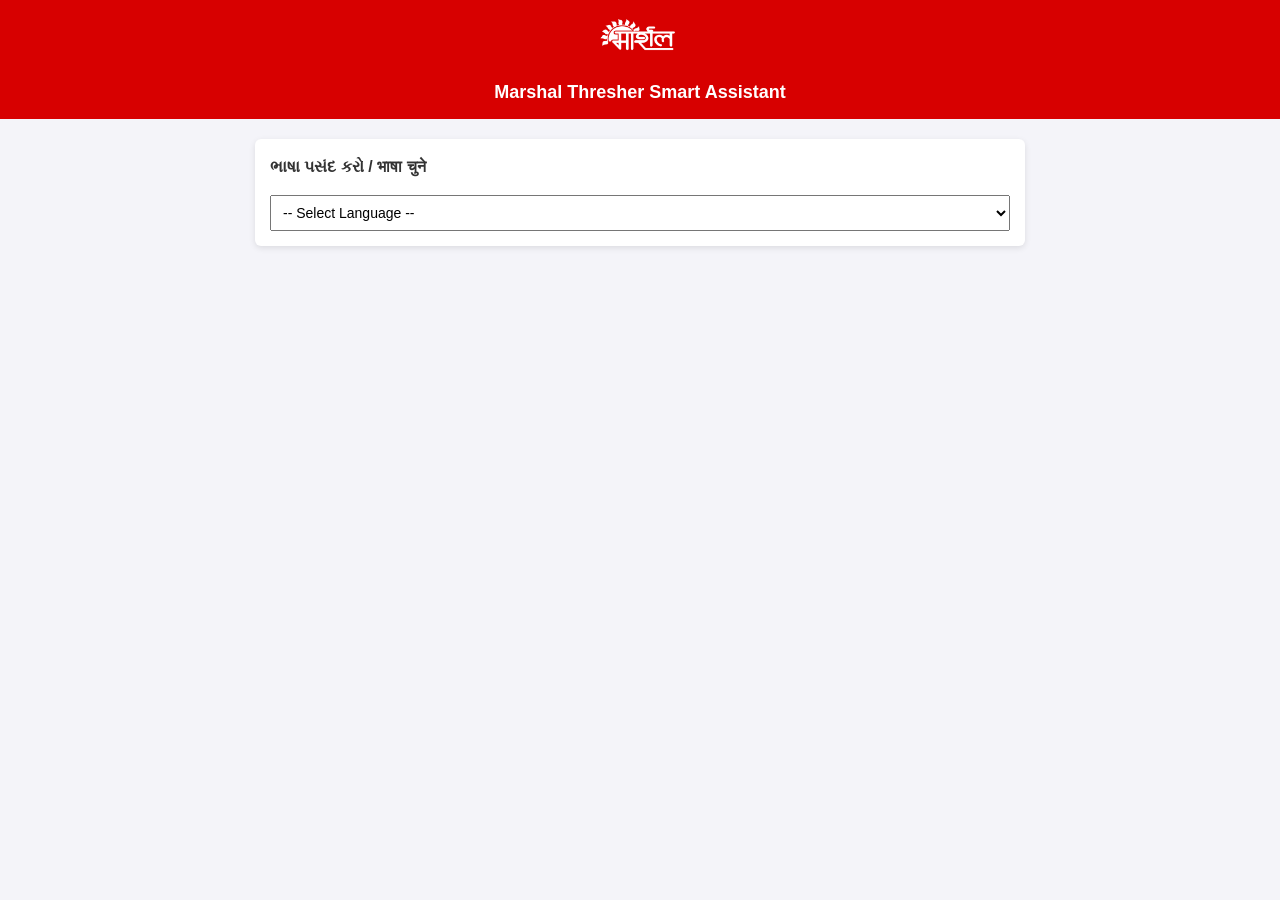
<file: Assistant/index.html>
<!DOCTYPE html>
<html lang="en">
<head>
  <meta charset="UTF-8">
  <meta name="viewport" content="width=device-width, initial-scale=1.0, maximum-scale=1.0, user-scalable=no">
  
  <title>Marshal Thresher Smart Assistant</title>
  
  <!-- Important for Bubblewrap / TWA -->
  <meta name="theme-color" content="#d70000">
  <meta name="apple-mobile-web-app-capable" content="yes">
  <meta name="mobile-web-app-capable" content="yes">
  <meta name="full-screen" content="yes">

  <link rel="manifest" href="manifest.json">
  <link rel="stylesheet" href="style.css">
</head>

<body>

<header>
  <img src="logo.png" alt="Company Logo" class="logo">
  <h1>Marshal Thresher Smart Assistant</h1>
</header>

<main>

  <!-- Language Selection -->
  <div id="languageBox" class="card">
    <h2>ભાષા પસંદ કરો / भाषा चुने</h2>
    <select id="languageSelect">
      <option value="">-- Select Language --</option>
      <option value="gu">ગુજરાતી</option>
      <option value="hi">हिंदी</option>
      <option value="en">English</option>
    </select>
  </div>

<div id="modelBox" class="card hidden">
  <h2 id="modelTitle">Select Model</h2>
  <select id="modelSelect"></select>
</div>
  
  <!-- Crop + Problem -->
  <div id="selectionBox" class="card hidden">
    <h2 id="cropTitle"></h2>
    <select id="cropSelect"></select>

    <h2 id="problemTitle" class="mt-15"></h2>
    <select id="problemSelect"></select>

    <button id="ukelBtn" class="ukel-btn">Get Solution</button>
  </div>

  <!-- Summary -->
  <div id="summaryBox" class="card hidden"></div>

  <!-- Result -->
  <div id="resultBox" class="card hidden"></div>

  <!-- Action Buttons -->
  <div id="actionButtons" class="hidden action-container">
    <button id="backBtn" class="back-btn">Back</button>
    <button id="stopVoiceBtn" class="stop-btn">Stop Voice</button>
  </div>

</main>

<script src="app.js"></script>
<script>
if ("serviceWorker" in navigator) {
  navigator.serviceWorker.register("/Assistant/service-worker.js")
    .then(() => console.log("Service Worker Registered"));
}
</script>
</body>
</html>
</file>
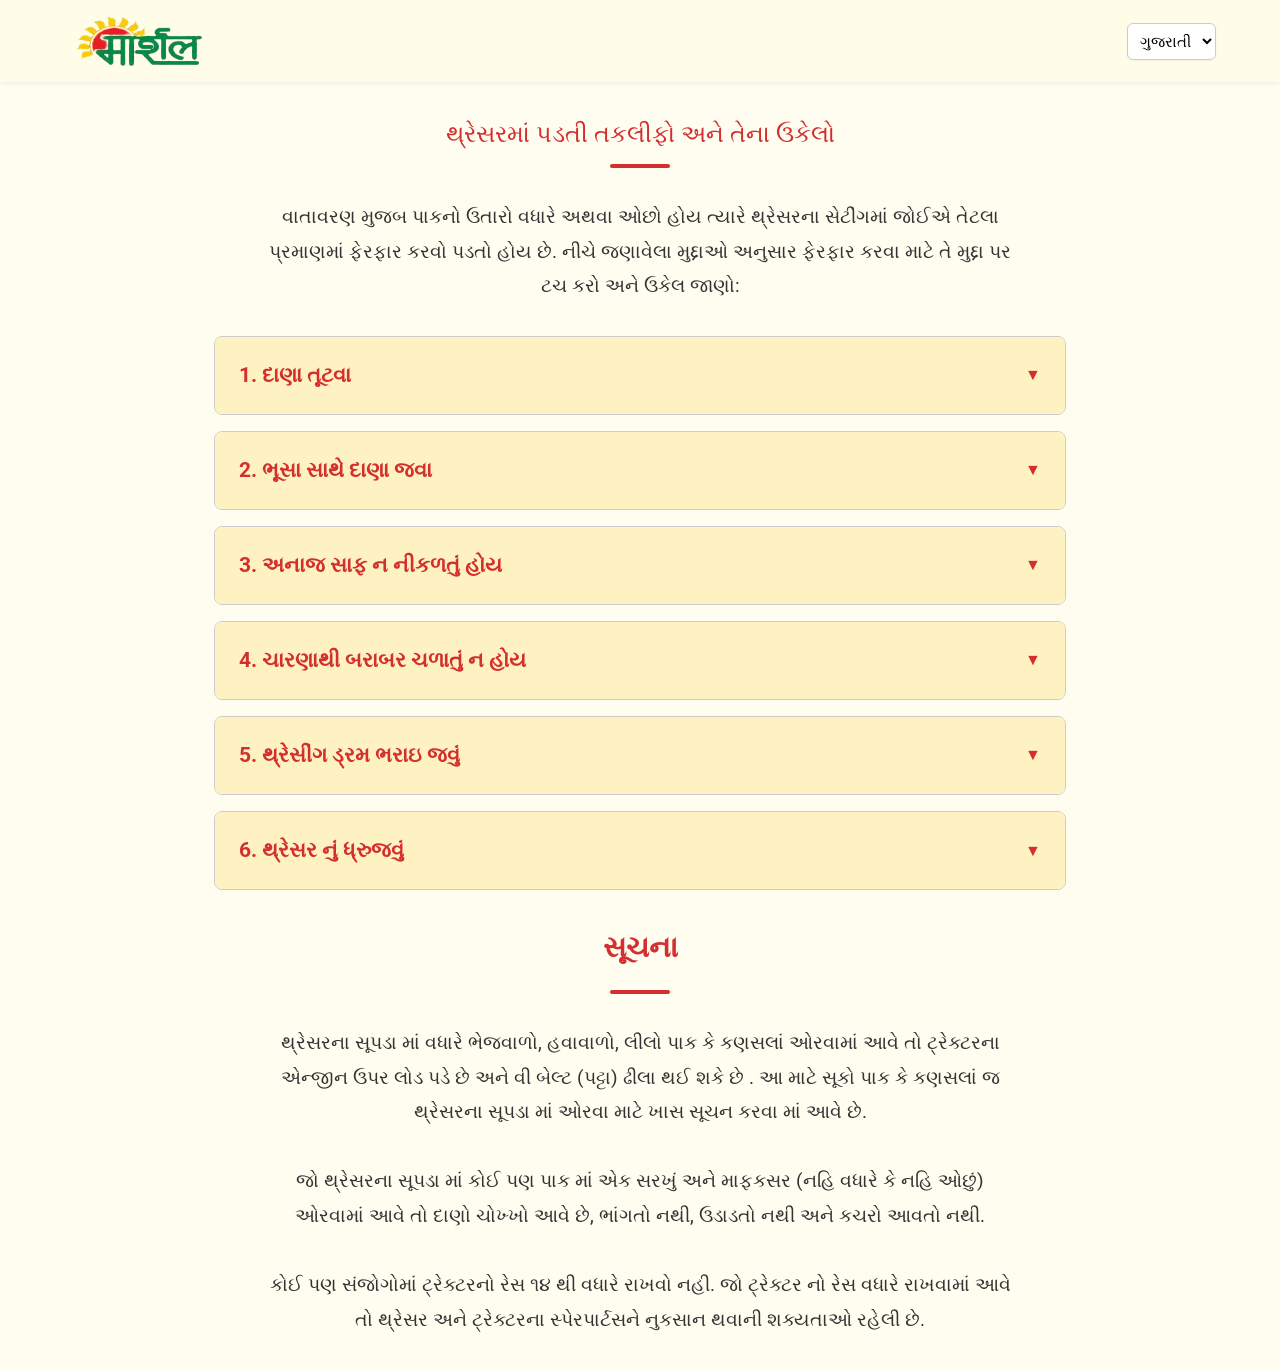
<file: Manual.html>
<!DOCTYPE html>
<html lang="gu">
<head>
  <meta charset="UTF-8" />
  <meta name="viewport" content="width=device-width, initial-scale=1.0"/>
  <meta name="robots" content="noindex"/> <!-- Prevent search engine indexing -->
  <title>Manual - Marshal Thresher</title>
  <link href="https://fonts.googleapis.com/css2?family=Roboto&display=swap" rel="stylesheet">
<style>
    * {
      box-sizing: border-box;
      margin: 0;
      padding: 0;
    }

    body {
      font-family: 'Roboto', sans-serif;
      background: #fffdf0;
      color: #333;
      margin: 0;
    }

    .navbar {
      background: #fffde7;
      box-shadow: 0 2px 5px rgba(0, 0, 0, 0.05);
      position: sticky;
      top: 0;
      z-index: 999;
      padding: 1rem 0;
      width: 100%;
    }

    .navbar .container {
      display: flex;
      justify-content: space-between;
      align-items: center;
      max-width: 1200px;
      margin: 0 auto;
      padding: 0 1.5rem;
    }

    .logo {
      width: 150px;
      height: 50px;
      object-fit: contain;
    }

    .language-selector {
      padding: 0.5rem;
      font-size: 0.95rem;
      border: 1px solid #ccc;
      border-radius: 6px;
      background: #fff;
      box-shadow: 0 1px 3px rgba(0, 0, 0, 0.05);
      cursor: pointer;
      transition: border-color 0.3s ease, box-shadow 0.3s ease;
    }

    .language-selector:hover,
    .language-selector:focus {
      border-color: #d32f2f;
      box-shadow: 0 0 6px rgba(211, 47, 47, 0.2);
      outline: none;
    }

    select {
      appearance: auto;
      cursor: pointer;
    }

    h1, h2 {
      text-align: center;
      color: #d32f2f;
    }

    #title {
      margin-top: 0;
      margin-bottom: 1rem;
      font-weight: 500;
    }

    h2::after {
      content: '';
      display: block;
      width: 60px;
      height: 4px;
      background: #d32f2f;
      margin: 1rem auto 2rem;
      border-radius: 2px;
    }

    .description, .suchna {
      max-width: 800px;
      margin: 0 auto 2rem;
      font-size: 1.2rem;
      line-height: 1.8;
      color: #333;
      text-align: center;
      padding: 0 1.5rem;
    }

    .suchna h2 {
      margin-top: 0;
    }

    .accordion {
      max-width: 900px;
      margin: 0 auto 2rem;
      padding: 0 1.5rem;
    }

    .accordion-item {
      border: 1px solid #ccc;
      border-radius: 8px;
      margin-bottom: 1rem;
      background: #fffde7;
      overflow: hidden;
    }

    .accordion-header {
      background-color: #FFF2C2;
      padding: 1.5rem;
      cursor: pointer;
      font-size: 1.3rem;
      font-weight: bold;
      color: #d32f2f;
      line-height: 1.4;
      transition: background-color 0.3s ease, transform 0.2s ease;
      position: relative;
      display: flex;
      align-items: center;
      justify-content: space-between;
    }

    .accordion-header:hover,
    .accordion-header:active {
      background-color: #FFE082;
      transform: scale(1.01);
    }

    .accordion-header::after {
      content: '\25BC'; /* Down arrow */
      font-size: 1rem;
      color: #d32f2f;
      animation-duration: 0.4s;
      animation-fill-mode: forwards;
    }

    .accordion-header.active::after {
      animation-name: rotateArrowUp;
    }

    .accordion-header:not(.active)::after {
      animation-name: rotateArrowDown;
    }

    .accordion-content {
      display: none;
      padding: 1.5rem;
      background-color: #fff;
    }

    .accordion-content p {
      margin-bottom: 0.8rem;
      font-size: 1.1rem;
      color: #333;
      padding: 0.5rem 0;
    }

    .accordion-content p::before {
      content: attr(data-number) ". ";
      font-weight: bold;
    }

    /* Keyframe animations for arrow rotation */
    @keyframes rotateArrowUp {
      0% {
        transform: rotate(0deg);
      }
      70% {
        transform: rotate(200deg); /* Slight overshoot for bounce effect */
      }
      100% {
        transform: rotate(180deg);
      }
    }

    @keyframes rotateArrowDown {
      0% {
        transform: rotate(180deg);
      }
      70% {
        transform: rotate(-20deg); /* Slight overshoot for bounce effect */
      }
      100% {
        transform: rotate(0deg);
      }
    }

    @media (max-width: 768px) {
      .navbar {
        padding: 0.75rem 0;
      }

      .navbar .container {
        display: flex;
        justify-content: space-between;
        align-items: center;
        padding: 0 1.25rem;
      }

      .logo {
        width: 120px;
        height: 40px;
      }

      .language-selector {
        padding: 0.6rem;
        font-size: 0.9rem;
        max-width: 150px;
      }

      .description {
        font-size: 1rem;
        padding: 0 1.25rem;
        max-width: 100%;
      }

      .suchna {
        padding: 0 1.25rem;
      }

      .accordion {
        padding: 0 1.25rem;
      }

      .accordion-header {
        padding: 1.2rem;
        font-size: 1.2rem;
        line-height: 1.3;
        border-radius: 6px;
        box-shadow: 0 1px 3px rgba(0, 0, 0, 0.1);
      }

      .accordion-header:hover,
      .accordion-header:active {
        background-color: #FFE082;
        transform: scale(1.005);
      }

      .accordion-header::after {
        font-size: 0.9rem;
      }

      .accordion-content {
        padding: 1.2rem;
      }

      .accordion-content p {
        font-size: 1rem;
        padding: 0.4rem 0;
      }
    }

    @media (max-width: 480px) {
      .navbar .container {
        padding: 0 1rem;
      }

      .logo {
        width: 100px;
        height: 33px;
      }

      .language-selector {
        max-width: 120px;
        padding: 0.5rem;
        font-size: 0.85rem;
      }

      .description {
        padding: 0 1rem;
        font-size: 0.95rem;
      }

      .suchna {
        padding: 0 1rem;
      }

      .accordion {
        padding: 0 1rem;
      }

      .accordion-header {
        padding: 1rem;
        font-size: 1.1rem;
        line-height: 1.2;
        border-radius: 4px;
        box-shadow: 0 1px 2px rgba(0, 0, 0, 0.1);
      }

      .accordion-header:hover,
      .accordion-header:active {
        background-color: #FFE082;
        transform: scale(1.005);
      }

      .accordion-header::after {
        font-size: 0.85rem;
      }

      .accordion-content {
        padding: 1rem;
      }

      .accordion-content p {
        font-size: 0.95rem;
        padding: 0.3rem 0;
      }
    }
</style>
<!-- Google tag (gtag.js) -->
<script async src="https://www.googletagmanager.com/gtag/js?id=G-3F959SNCDE"></script>
<script>
  window.dataLayer = window.dataLayer || [];
  function gtag(){dataLayer.push(arguments);}
  gtag('js', new Date());

  gtag('config', 'G-3F959SNCDE');
</script>
</head>
<body>
 <nav class="navbar">
    <div class="container">
      <img src="symbol_1.png" alt="Marshal Thresher Logo" class="logo">
      <select class="language-selector" id="language">
        <option value="gu">ગુજરાતી</option>
        <option value="hi">हिन्दी</option>
        <option value="en">English</option>
      </select>
    </div>
  </nav>
  <br>
  <br>

  <h2 id="title">થ્રેસરમાં પડતી તકલીફો અને તેના ઉકેલો</h2>
  <div class="description" id="description">
    વાતાવરણ મુજબ પાક નો ઉતારો વધારે અથવા ઓછો હોય ત્યારે થ્રેસરની અંદર દરેક સેટીંગ માં જોઈએ તેટલા પ્રમાણ માં ફેરફાર કરવો પડતો હોય છે.નીચે જણાવેલા મુદ્દાઓ અનુસાર ફેરફાર કરવા માટે તે મુદ્દા પર ટચ કરો અને ઉકેલ જાણો:
  </div>

  <div class="accordion" id="accordion">
    <!-- 1 -->
    <div class="accordion-item">
      <div class="accordion-header">1. દાણા તૂટવા</div>
      <div class="accordion-content">
        <p data-number="1">ટ્રેક્ટર ની સ્પીડ વધારે હોય તો સ્પીડ ઓછી કરવી.</p>
        <p data-number="2">સૂપડા માં ઓરવાનું પ્રમાણ વધારે/ઓછું હોય તો એકસરખું પ્રમાણમાં ઓરવું.</p>
        <p data-number="3">કટર (કોનકેવ) ઊંચી હોય તો થોડી નીચે ઉતારી ગેજ પ્રમાણે ગોઠવવી.</p>
        <p data-number="4">ચેમ્બર નીચે અનાજ કે ભૂસું ભરાઈ ગયું હોય તો ગીસી પડદો ઊંચો કરવો.</p>
      </div>
    </div>

    <!-- 2 -->
    <div class="accordion-item">
      <div class="accordion-header">2. ભૂસા સાથે દાણા જવા</div>
      <div class="accordion-content">
        <p data-number="1">થ્રેસરની સ્પીડ વધારે હોય તો ટ્રેક્ટરની ગતિ ઓછી કરવી.</p>
        <p data-number="2">પંખા ની સ્પીડ વધારે હોય તો પંખાની સ્પીડ ઓછી કરવી.</p>
        <p data-number="3">ચારણો ધીમે ચાલતો હોય તો ચારણા ની સ્પીડ વધારવી.</p>
        <p data-number="4">ચારણો વધારે ઊંચો હોય તો ચારણો પ્રમાણસર નીચે ઉતારવો.</p>
        <p data-number="5">ચારણા નો ઢાળ ઉલટો હોય તો ચારણો દાણા નીકળવા ની બાજુએ નીચે કરવો.</p>
        <p data-number="6">થ્રેસરના ચેમ્બર નીચે ના સાઈડ ના પડદા વધારે પડતા નીચે રાખેલા હોય તો પડદા પ્રમાણસર ઉંચા કરી સેટ કરવા.</p>
        <p data-number="7">થ્રેસર માં ચેમ્બર ની અંદર નો ગીસી પડદો નીચે હોય તો ગીસી વાળો પડદો પ્રમાણસર ઉંચે ઉઠાવી લેવો.</p>
      </div>
    </div>

    <!-- 3 -->
    <div class="accordion-item">
      <div class="accordion-header">3. અનાજ સાફ ન નીકળતું હોય</div>
      <div class="accordion-content">
        <p data-number="1">રોટર ની સ્પીડ ઓછી હોય તો રોટર ની સ્પીડ વધારવી.</p>
        <p data-number="2">પંખા ની સ્પીડ ઓછી હોય તો પંખા ની સ્પીડ વધારવી.</p>
        <p data-number="3">ચારણો વધારે પડતો નીચે લીધેલો હોય તો ચારણો ઊંચો કરવો.</p>
        <p data-number="4">થ્રેસર માં ચેમ્બર ની અંદર નો ગીસી પડદો ઉંચો લીધેલો હોય તો ગીસી પડદો નીચે લેવો.</p>
        <p data-number="5">થ્રેસર ના ચેમ્બર નીચે ના સાઈડ ના પડદા ઉંચા લીધેલા હોય તો પડદા પ્રમાણસર નીચે રાખવા.</p>
        <p data-number="6">સૂપડી માં જાળી નીચે ખસતું પતરું અંદર ની બાજુ ખેંચેલું હોય તો પતરું બહાર ની બાજુ ખેંચી લેવું.</p>
        <p data-number="7">ચારણા નો ઢાળ પાછળ વધારે હોય તો ચારણો પાછળ થી ઉંચો લેવો.</p>
        <p data-number="8">ચારણા ની સ્પીડ ઓછી કે વધારે હોય તો ચારણા ની સ્પીડ મધ્યમ કરવી.</p>
        <p data-number="9">સૂપડા માં ઓછું કે વધારે ઓરવા માં આવતું હોય તો એક સરખા પ્રમાણ માં ઓરવું.</p>
        <p data-number="10">થ્રેસર હુક આગળ થી નીચું હોય તો થ્રેસર હુક આગળ થી ઉંચું કરવું.</p>
        <p data-number="11">સૂપડી માં હવા ઓછી કરેલ હોય તો સૂપડી માં હવા વધારી દેવી.</p>
        <p data-number="12">હવા ના નાના ભૂંગળા માં ખિસકોલી એ માળો કરેલો હોય તો માળો કાઢી નાખવો.</p>
      </div>
    </div>

    <!-- 4 -->
    <div class="accordion-item">
      <div class="accordion-header">4. ચારણા થી બરાબર ચળાતું ન હોય</div>
      <div class="accordion-content">
        <p data-number="1">ચારણા ની જાળીઓ ભરાઈ ગઈ હોય તો પાવડી (તાવેથો) નો ઉપયોગ કરી જાળીઓ સાફ કરી દેવી.</p>
        <p data-number="2">ચારણો પાછળ નમેલો હોય તો ચારણો સમતોલ કરવો.</p>
        <p data-number="3">ચારણા ની સ્પીડ વધારે હોય તો ચારણા ની સ્પીડ ઓછી કરવી.</p>
        <p data-number="4">ચારણા માં જાળીઓ ઉંધી લગાવેલી હોય તો જાળીઓ સીધી લગાવી દેવી.</p>
      </div>
    </div>

    <!-- 5 -->
    <div class="accordion-item">
      <div class="accordion-header">5. થ્રેસીંગ ડ્રમ ભરાઇ જવું</div>
      <div class="accordion-content">
        <p data-number="1">એકી સાથે વધારે પડતું ઓરવાતું હોય તો ડ્રમ ખાલી કરી સપ્રમાણ ઓરવું.</p>
        <p data-number="2">મેઇન રોટરની સ્પીડ ઓછી હોય તો મેઇન રોટર ની સ્પીડ વધારવી.</p>
        <p data-number="3">ભેજવાળું કે લીલું ઓરવામાં આવતું હોય તો સૂકાયેલું ઓરવું.</p>
        <p data-number="4">થ્રેસીંગ ચેમ્બરની અંદરનો ગીસી પડદો નીચે ઉતરી ગયો હોય તો ગીસી પડદો યોગ્ય પ્રમાણમાં ઉંચો લેવો.</p>
        <p data-number="5">થ્રેસીંગ ચેમ્બરની કટર વધારે પડતી નીચી રાખેલી હોય તો કટર સાધારણ ઉંચી કરવી.</p>
      </div>
    </div>

    <!-- 6 -->
    <div class="accordion-item">
      <div class="accordion-header">6. થ્રેસર નું ધ્રુજવું</div>
      <div class="accordion-content">
        <p data-number="1">રોટરની શાફ્ટ આઉટ હોય તો રોટરની શાફ્ટ થું કરાવવી.</p>
        <p data-number="2">થ્રેસરના ટાયરનો સપોર્ટ ઢીલો પડી ગયો હોય તો પથ્થર કે લાકડાનો ટુકડો મૂકી ટાયરને સપોર્ટ આપવો.</p>
        <p data-number="3">ટાયરમાં હવાનું પ્રમાણ ઘટી ગયું હોય તો ટાયરોમાં પ્રમાણસર હવા ભરાવી લેવી.</p>
        <p data-number="4">મેઇન રોટરનું યોગ્ય રીતે બેલેન્સ કરેલું ન હોય તો મેઇન રોટરને બેલેન્સ કરાવી લેવું.</p>
        <p data-number="5">બેરીંગો તૂટી ગઈ હોય તો નવી બેરીંગો નખાવવી.</p>
        <p data-number="6">થ્રેસર કે ટ્રેક્ટર સાઈડ જોઈન્ટ આઉટ થઈ ગયો હોય તો જોઈન્ટ વ્યવસ્થિત લેથ ઉપર ચઢાવી રીપેરીંગ કરી દેવો.</p>
        <p data-number="7">થ્રેસરમાં રોટર ના પાટા ખોટી રીતે લગાવેલા હોય તો પાટા ખોલી ને લાઈન મુજબ લગાવી દેવા.</p>
        <p data-number="8">થ્રેસરનું ફ્લાયવ્હીલ આઉટ હોય તો ફ્લાયવ્હીલ બદલીને નવું લગાવી દેવું.</p>
        <p data-number="9">વી-બેલ્ટ (પટ્ટા) ઢીલા પડી ગયા હોય તો સપોર્ટપુલી થી પટ્ટા ટાઈટ કરવા.</p>
      </div>
    </div>
  </div>

  <div class="suchna" id="suchna">
    <h2>સૂચના</h2>
    <p>
      થ્રેસરના સૂપડા માં ભેજવાળો, હવાવાળો, લીલો પાક કે કણસલાં ઓરવા માં આવે તો વી બેલ્ટ (પટ્ટા) ઢીલા થઈ ને તૂટી જાય છે અને ટ્રેક્ટર ના એન્જીન ઉપર લોડ પડે છે. આ માટે સૂકો પાક કે કણસલાં જ થ્રેસરના સૂપડા માં ઓરવા માટે ખાસ સૂચન કરવા માં આવે છે. વી બેલ્ટ (પટ્ટા) માટે કંપની કોઈ ગેરંટી આપતી નથી.<br><br>
      જો થ્રેસરના સૂપડા માં કોઈ પણ પાક માં એક સરખું અને માકસર (નહિ વધારે કે નહિ ઓછું) ઓરવા માં આવે તો દાણો ચોખ્ખો આવે છે, ભાંગતો નથી, ઉડાડતો નથી અને કચરો આવતો નથી.<br><br>
      થ્રેસરમાં અલગ અલગ પ્રકાર ના પાક કાઢવા માટે ટ્રેક્ટર નો રેસ (સ્પીડ) કેટલો રાખશો? જેનો ઉલ્લેખ આગળ ના પાના ઉપર દર્શાવવા માં આવેલ છે. કોઈ પણ સંજોગો માં ટ્રેક્ટર નો રેસ ૧૪ થી વધારે રાખવો નહી. જો ટ્રેક્ટર નો રેસ વધારે રાખવા માં આવે તો થ્રેસર અને ટ્રેક્ટર ના સ્પેરપાર્ટસ ને પૂરેપૂરું નુકસાન થવાની શક્યતા ઓ રહેલી છે.
    </p>
  </div>

  <script>
    // Language content object
    const translations = {
      gu: {
        title: "થ્રેસરમાં પડતી તકલીફો અને તેના ઉકેલો",
        description: "વાતાવરણ મુજબ પાકનો ઉતારો વધારે અથવા ઓછો હોય ત્યારે થ્રેસરના સેટીંગમાં જોઈએ તેટલા પ્રમાણમાં ફેરફાર કરવો પડતો હોય છે. નીચે જણાવેલા મુદ્દાઓ અનુસાર ફેરફાર કરવા માટે તે મુદ્દા પર ટચ કરો અને ઉકેલ જાણો:",
        accordion: [
          {
            title: "1. દાણા તૂટવા",
            content: [
              "ટ્રેક્ટર ની સ્પીડ વધારે હોય તો સ્પીડ ઓછી કરવી.",
              "સૂપડા માં ઓરવાનું પ્રમાણ વધારે/ઓછું હોય તો એકસરખા પ્રમાણમાં ઓરવું.",
              "કટર (કોનકેવ) ઊંચી હોય તો થોડી નીચે ઉતારી ગેજ પ્રમાણે ગોઠવવી.",
              "ચેમ્બર નીચે અનાજ કે ભૂસું ભરાઈ ગયું હોય તો ગીસી પડદો ઊંચો કરવો."
            ]
          },
          {
            title: "2. ભૂસા સાથે દાણા જવા",
            content: [
              "થ્રેસરની સ્પીડ વધારે હોય તો ટ્રેક્ટરની ગતિ ઓછી કરવી.",
              "પંખા ની સ્પીડ વધારે હોય તો પંખાની સ્પીડ ઓછી કરવી.",
              "ચારણો ધીમે ચાલતો હોય તો ચારણા ની સ્પીડ વધારવી.",
              "ચારણો વધારે ઊંચો હોય તો ચારણો પ્રમાણસર નીચે ઉતારવો.",
              "ચારણા નો ઢાળ ઉલટો હોય તો ચારણો દાણા નીકળવાની બાજુએ નીચે કરવો.",
              "થ્રેસરના ચેમ્બર નીચેના સાઈડના પડદા વધારે પડતા નીચે રાખેલા હોય તો પડદા પ્રમાણસર ઉંચા કરી સેટ કરવા.",
              "થ્રેસરમાં ચેમ્બરની અંદરનો ગીસી પડદો નીચે હોય તો ગીસી વાળો પડદો પ્રમાણસર ઉંચે ઉઠાવી લેવો."
            ]
          },
          {
            title: "3. અનાજ સાફ ન નીકળતું હોય",
            content: [
              "રોટરની સ્પીડ ઓછી હોય તો રોટરની સ્પીડ વધારવી.",
              "પંખાની સ્પીડ ઓછી હોય તો પંખાની સ્પીડ વધારવી.",
              "ચારણો વધારે પડતો નીચે લીધેલો હોય તો ચારણો ઊંચો કરવો.",
              "થ્રેસરમાં ચેમ્બરની અંદરનો ગીસી પડદો ઉંચો લીધેલો હોય તો ગીસી પડદો નીચે લેવો.",
              "થ્રેસરના ચેમ્બર નીચેના સાઈડના પડદા ઉંચા લીધેલા હોય તો પડદા પ્રમાણસર નીચે રાખવા.",
              "સૂપડીમાં જાળી નીચે ખસતું પતરું અંદરની બાજુ ખેંચેલું હોય તો પતરું બહારની બાજુ ખેંચી લેવું.",
              "ચારણાનો ઢાળ પાછળ વધારે હોય તો ચારણો પાછળથી ઉંચો લેવો.",
              "ચારણાની સ્પીડ ઓછી કે વધારે હોય તો ચારણાની સ્પીડ મધ્યમ કરવી.",
              "સૂપડામાં ઓછું કે વધારે ઓરવામાં આવતું હોય તો એક સરખા પ્રમાણમાં ઓરવું.",
              "થ્રેસર હુક આગળથી નીચું હોય તો થ્રેસર હુક આગળથી ઉંચું કરવું.",
              "સૂપડીમાં હવા ઓછી કરેલ હોય તો સૂપડીમાં હવા વધારી દેવી.",
              "હવાના નાના ભૂંગળામાં ખિસકોલી એ માળો કરેલો હોય તો માળો કાઢી નાખવો."
            ]
          },
          {
            title: "4. ચારણાથી બરાબર ચળાતું ન હોય",
            content: [
              "ચારણાની જાળીઓ ભરાઈ ગઈ હોય તો પાવડી (તાવેથા)નો ઉપયોગ કરી જાળીઓ સાફ કરી દેવી.",
              "ચારણો પાછળ નમેલો હોય તો ચારણો સમતોલ કરવો.",
              "ચારણાની સ્પીડ વધારે હોય તો ચારણાની સ્પીડ ઓછી કરવી.",
              "ચારણામાં જાળીઓ ઉંધી લગાવેલી હોય તો જાળીઓ સીધી લગાવી દેવી."
            ]
          },
          {
            title: "5. થ્રેસીંગ ડ્રમ ભરાઇ જવું",
            content: [
              "એકી સાથે વધારે પડતું ઓરવાતું હોય તો ડ્રમ ખાલી કરી સપ્રમાણ ઓરવું.",
              "મેઇન રોટરની સ્પીડ ઓછી હોય તો મેઇન રોટરની સ્પીડ વધારવી.",
              "ભેજવાળું કે લીલું ઓરવામાં આવતું હોય તો સૂકાયેલું ઓરવું.",
              "થ્રેસીંગ ચેમ્બરની અંદરનો ગીસી પડદો નીચે ઉતરી ગયો હોય તો ગીસી પડદો યોગ્ય પ્રમાણમાં ઉંચો લેવો.",
              "થ્રેસીંગ ચેમ્બરની કટર વધારે પડતી નીચી રાખેલી હોય તો કટર સાધારણ ઉંચી કરવી."
            ]
          },
          {
            title: "6. થ્રેસર નું ધ્રુજવું",
            content: [
              "રોટરની શાફ્ટ આઉટ હોય તો રોટરની શાફ્ટ થ્રુ(બેલેન્સ) કરાવવી.",
              "થ્રેસરના ટાયરનો સપોર્ટ ઢીલો પડી ગયો હોય તો પથ્થર કે લાકડાનો ટુકડો મૂકી ટાયરને સપોર્ટ આપવો.",
              "ટાયરમાં હવાનું પ્રમાણ ઘટી ગયું હોય તો ટાયરોમાં પ્રમાણસર હવા ભરાવી લેવી.",
              "મેઇન રોટરનું યોગ્ય રીતે બેલેન્સ કરેલું ન હોય તો મેઇન રોટરને બેલેન્સ કરાવી લેવું.",
              "બેરીંગો તૂટી ગઈ હોય તો નવી બેરીંગો નખાવવી.",
              "થ્રેસર કે ટ્રેક્ટર સાઈડ જોઈન્ટ આઉટ થઈ ગયો હોય તો જોઈન્ટ વ્યવસ્થિત લેથ ઉપર ચઢાવી રીપેરીંગ કરી દેવો.",
              "થ્રેસરમાં રોટરના પાટા ખોટી રીતે લગાવેલા હોય તો પાટા ખોલીને લાઈન મુજબ લગાવી દેવા.",
              "થ્રેસરનું ફ્લાયવ્હીલ આઉટ હોય તો ફ્લાયવ્હીલ બદલીને નવું લગાવી દેવું.",
              "વી-બેલ્ટ (પટ્ટા) ઢીલા પડી ગયા હોય તો સપોર્ટપુલીથી પટ્ટા ટાઈટ કરવા."
            ]
          }
        ],
        suchna: {
          title: "સૂચના",
          content: `થ્રેસરના સૂપડા માં વધારે ભેજવાળો, હવાવાળો, લીલો પાક કે કણસલાં ઓરવામાં આવે તો ટ્રેક્ટરના એન્જીન ઉપર લોડ પડે છે અને વી બેલ્ટ (પટ્ટા) ઢીલા થઈ શકે છે . આ માટે સૂકો પાક કે કણસલાં જ થ્રેસરના સૂપડા માં ઓરવા માટે ખાસ સૂચન કરવા માં આવે છે.<br><br>
            જો થ્રેસરના સૂપડા માં કોઈ પણ પાક માં એક સરખું અને માફકસર (નહિ વધારે કે નહિ ઓછું) ઓરવામાં આવે તો દાણો ચોખ્ખો આવે છે, ભાંગતો નથી, ઉડાડતો નથી અને કચરો આવતો નથી.<br><br>
            કોઈ પણ સંજોગોમાં ટ્રેક્ટરનો રેસ ૧૪ થી વધારે રાખવો નહી. જો ટ્રેક્ટર નો રેસ વધારે રાખવામાં આવે તો થ્રેસર અને ટ્રેક્ટરના સ્પેરપાર્ટસને નુકસાન થવાની શક્યતાઓ રહેલી છે.`
        }
      },
      hi: {
        title: "थ्रेशर में आने वाली समस्याएँ और उनके समाधान",
        description: "मौसम के अनुसार फसल की उपज अधिक या कम होने पर थ्रेशर की सेटिंग में आवश्यकतानुसार बदलाव करना पड़ता है। नीचे दिए गए मुद्दों के अनुसार बदलाव करने के लिए उस मुद्दे को स्पर्श करें और समाधान जानें:",
        accordion: [
          {
            title: "1. दाने टूटना",
            content: [
              "ट्रैक्टर की गति अधिक हो तो गति कम करे।",
              "सूपड़े में फसल डालने की मात्रा ज़्यादा/कम हो तो एकसमान डाले।",
              "कटर (कॉनकेव) ऊँचा हो तो गेज के अनुसार थोड़ा नीचे करे।",
              "चैंबर(कटर) के नीचे फसल या भूसा भर गया हो तो गीसी पड़दे ऊँचा करे।"
            ]
          },
          {
            title: "2.भूसे के साथ दाने जाना",
            content: [
              "थ्रेशर की गति अधिक हो तो ट्रैक्टर की गति कम करे।",
              "पंखे की गति अधिक हो तो पंखे की गति कम करे।",
              "छलना धीमा चलता हो तो छलने की गति बढ़ाए।",
              "छलना ज़्यादा ऊँचा हो तो छलने को सही मात्रा में नीचे उतारे।",
              "छलने का ढलाव उल्टा हो तो छलने को दाने निकलने की ओर नीचे करे।",
              "थ्रेशर में चैंबर के नीचे की साइड के पड़दे ज़्यादा नीचे रखे हों तो पड़दे को सही मात्रा में ऊँचा करके सेट करे।",
              "थ्रेशर में चैंबर के अंदर का गीसी पड़दा नीचे हो तो सही मात्रा में ऊँचा उठाले।"
            ]
          },
          {
            title: "3.फसल साफ न निकलना",
            content: [
              "रोटर की गति कम हो तो रोटर की गति बढ़ाए।",
              "पंखे की गति कम हो तो पंखे की गति बढ़ाए।",
              "छलना ज़्यादा नीचे लिया गया हो तो छलने को ऊँचा करे।",
              "थ्रेशर में चैंबर के अंदर का गीसी पड़दा ऊँचा लिया गया हो तो नीचे करे।",
              "थ्रेशर के चैंबर के नीचे की साइड के पड़दे ऊँचे लिए गए हों तो पर्दों को सही मात्रा में नीचे रखे।",
              "सूपड़ी में जाली के नीचे खिसकने वाला पतरा अंदर की ओर खींचा गया हो तो पतरे को बाहर की ओर खींच ले।",
              "छलने का ढलाव पीछे अधिक हो तो छलने को पीछे से ऊँचा करे।",
              "छलने की गति ज़्यादा/कम हो तो मध्यम करे।",
              "सूपड़े में कम या अधिक फसल डाला जा रहा हो तो एकसमान मात्रा में डाले।",
              "थ्रेशर हुक आगे से नीचा हो तो उसे ऊँचा करे।",
              "सूपडी में हवा कम की गई हो तो उसे बढ़ा दे।",
              "हवा के छोटे भूंगले में गिलहरी ने घोंसला बनाया हो तो घोंसला हटा दे।"
            ]
          },
          {
            title: "4. छलना से ठीक न छलना",
            content: [
              "छलने की नीचे की जालियां भर जाए तो पावड़ी (तवा) का उपयोग कर छलने की जालियां साफ़ करे।",
              "छलना पीछे झुका हो तो छलने को समतल करे।",
              "छलने की गति अधिक हो तो उसे कम करे।",
              "छलने में जालियाँ उलटी लगी हों तो उन्हें सीधा लगाए।"
            ]
          },
          {
            title: "5. थ्रेसिंग ड्रम(कोठी) भर जाना",
            content: [
              "एक साथ बहुत अधिक फसल डाला जा रहा हो तो कोठी खाली करके उसे सही मात्रामें डाले।",
              "मुख्य रोटर की गति कम हो तो उसे सही तरह से बढ़ाए।",
              "गीली या हरी फसल डाली जा रही हो तो सुखी ही डाले।",
              "थ्रेसिंग चैम्बर के अंदर का गीसी पड़दा नीचे उतर गया हो तो सही मात्रा में ऊपर करे।",
              "थ्रेसिंग चैंबर का कटर बहुत नीचा रखा गया हो तो कटर को सही मात्रा में ऊँचा करे।"
            ]
          },
          {
            title: "6. थ्रेशर का कंपन",
            content: [
              "रोटर का शाफ़्ट आउट हो तो उसे थ्रु(बैलेन्स) करवाए।",
              "थ्रेशर के टायर का सपोर्ट ढीला पड़ गया हो तो पत्थर या लकड़ी का टुकड़ा लगाकर टायर को सपोर्ट दे।",
              "टायर में हवा का दबाव कम हो तो हवा भरे।",
              "मेईन रोटर का बैलेंसिंग सही ना हो तो करवाले।",
              "बेअरिंग तूट गई हो तो नई डलवाए।",
              "थ्रेशर या ट्रेक्टर साईड जॉइंट आउट हो तो लेथ पर रिपेर करवाए।",
              "रोटर के पाटे ग़लत तरीक़े से लगाये गए हो  तो खोलकर लाईन में लगाए।",
              "लोडव्हील आउट हो तो नया डलवाए।",
              "वी बेल्ट (पट्टे) ढीले पड़े हो तो सपोर्ट पुली से टाइट करे।"
            ]
          }
        ],
        suchna: {
          title: "सूचना",
          content: `यदि थ्रेशर के सूपड़े में अधिक गीली, हवा वाली, हरी फसल या तीनखे डाले जाते हैं, तो ट्रैक्टर के इंजन पर लोड बढ़ जाता है और V-बेल्ट (पट्टा) ढीले हो सकते है। इसलिए, विशेष रूप से यह सुझाव दिया जाता है कि केवल सूखी फसल ही थ्रेशर के सूपड़े में डाले।

<br><br>

यदि थ्रेशर के सूपड़े में किसी भी प्रकार की फसल को एक समान और उचित मात्रा (ना अधिक ना ही कम) में डाला जाए, तो दाना साफ निकलता है, टूटता नहीं है, उड़ता नहीं है और उसमें कचरा भी नहीं आता है।

<br><br>

किसी भी परिस्थिति में ट्रैक्टर का रेस (RPM) 14 से अधिक नहीं रखना चाहिए। यदि ट्रैक्टर का रेस अधिक रखा गया, तो थ्रेशर और ट्रैक्टर के स्पेयर पार्ट्स को नुकसान पहुँचने की संभावना रहती है।`
        }
      },
      en: {
        title: "Thresher Problems and Their Solutions",
        description: "Depending on weather conditions, if the crop yield is high or low, necessary adjustments should be made to all settings inside the thresher. Sometimes, minor or major issues arise in the thresher. With a little understanding, you can fix these issues yourself. Click on the problems below to learn their solutions.",
        accordion: [
          {
            title: "1. Grain Breakage",
            content: [
              "If the tractor's speed is too high, reduce the speed.",
              "If the amount fed into the feeder is incorrect, maintain uniform feeding.",
              "If the cutter (concave) is too high, adjust it slightly lower as per the gauge.",
              "If grain or chaff is clogged under the chamber, raise the sieve curtain."
            ]
          },
          {
            title: "2. Grains Going with Chaff",
            content: [
              "If the thresher's speed is too high, reduce the tractor's speed.",
              "If the fan's speed is too high, lower the fan's speed.",
              "If the sieve feeder runs slowly, increase the sieve feeder's speed.",
              "If the sieve feeder is too high, lower it proportionately.",
              "If the sieve feeder's slope is reversed, lower it toward the grain outlet side.",
              "If the chamber's side curtains are too low, raise them proportionately and set them.",
              "If the sieve curtain inside the chamber is too low, raise it proportionately."
            ]
          },
          {
            title: "3. Grain Not Coming Out Clean",
            content: [
              "If the rotor's speed is low, increase the rotor's speed.",
              "If the fan's speed is low, increase the fan's speed.",
              "If the sieve feeder is set too low, raise it.",
              "If the sieve curtain inside the chamber is set too high, lower it.",
              "If the chamber's side curtains are set too high, lower them proportionately.",
              "If the movable sheet under the feeder mesh is pulled inward, pull it outward.",
              "If the sieve feeder's rear slope is too high, raise the rear end.",
              "If the sieve feeder's speed is too low or too high, set it to medium speed.",
              "If too little or too much is fed into the feeder, feed uniformly.",
              "If the thresher hook is low at the front, raise the front of the hook.",
              "If the air flow in the feeder is reduced, increase the air flow.",
              "If squirrels have nested in small air ducts, remove the nest."
            ]
          },
          {
            title: "4. Sieve Feeder Not Working Properly",
            content: [
              "If the sieve feeder's meshes are clogged, clean them using a shovel (trowel).",
              "If the sieve feeder is tilted backward, level it.",
              "If the sieve feeder's speed is too high, reduce it.",
              "If the meshes are installed upside down, install them correctly."
            ]
          },
          {
            title: "5. Threshing Drum Jamming",
            content: [
              "If too much is fed at once, empty the drum and feed proportionately.",
              "If the main rotor's speed is low, increase it appropriately.",
              "If wet or green crops are fed, feed dried crops.",
              "If the sieve curtain inside the threshing chamber is too low, raise it appropriately.",
              "If the cutter in the threshing chamber is too low, raise it slightly."
            ]
          },
          {
            title: "6. Thresher Vibrating",
            content: [
              "If the rotor shaft is misaligned, repair the rotor shaft.",
              "If the thresher tire's support is loose, place a stone or wooden piece to support the tire.",
              "If the tire pressure is low, inflate the tires proportionately.",
              "If the main rotor is not properly balanced, balance it.",
              "If the bearings are broken, install new bearings.",
              "If the thresher or tractor side joint is misaligned, repair it on a lathe.",
              "If the rotor blades are incorrectly installed, remove and align them properly.",
              "If the thresher's flywheel is misaligned, replace it with a new one.",
              "If the V-belt (pulley) is loose, tighten it using the support pulley."
            ]
          }
        ],
        suchna: {
          title: "Notice",
          content: `If wet, airy, green crops or stalks are fed into the thresher's hopper, it puts a load on the tractor's engine, and the V-belt may loosen. For this reason, it is specifically instructed to feed only dry crops or stalks into the thresher's hopper.<br><br>
If any crop is fed into the thresher's hopper uniformly and in a moderate amount (neither too much nor too little), the grains come out clean, do not break, do not scatter, and no debris is produced.<br><br>
Under any circumstances, do not keep the tractor's RPM above 14. If the tractor's RPM is kept higher, there is a possibility of damage to the spare parts of both the thresher and the tractor.`
        }
      }
    };

    // Function to update content based on language
    function updateContent(lang) {
      const data = translations[lang];
      document.getElementById('title').textContent = data.title;
      document.getElementById('description').textContent = data.description;

      const accordion = document.getElementById('accordion');
      accordion.innerHTML = '';

      data.accordion.forEach((item) => {
        const accordionItem = document.createElement('div');
        accordionItem.className = 'accordion-item';

        const header = document.createElement('div');
        header.className = 'accordion-header';
        header.textContent = item.title;

        const content = document.createElement('div');
        content.className = 'accordion-content';
        item.content.forEach((text, index) => {
          const p = document.createElement('p');
          p.setAttribute('data-number', index + 1);
          p.textContent = text;
          content.appendChild(p);
        });

        accordionItem.appendChild(header);
        accordionItem.appendChild(content);
        accordion.appendChild(accordionItem);
      });

      const suchna = document.getElementById('suchna');
      suchna.innerHTML = `<h2>${data.suchna.title}</h2><p>${data.suchna.content}</p>`;

      // Reattach accordion event listeners
      document.querySelectorAll('.accordion-header').forEach(header => {
        header.addEventListener('click', () => {
          const content = header.nextElementSibling;
          content.style.display = content.style.display === 'block' ? 'none' : 'block';
        });
      });
    }

    // Language change event listener
    document.getElementById('language').addEventListener('change', (e) => {
      updateContent(e.target.value);
    });

    // Initial accordion functionality
    document.querySelectorAll('.accordion-header').forEach(header => {
      header.addEventListener('click', () => {
        const content = header.nextElementSibling;
        content.style.display = content.style.display === 'block' ? 'none' : 'block';
      });
    });

    // Set initial language
    document.addEventListener('DOMContentLoaded', () => {
  updateContent('gu');
});

  </script>
</body>
</html>
</file>
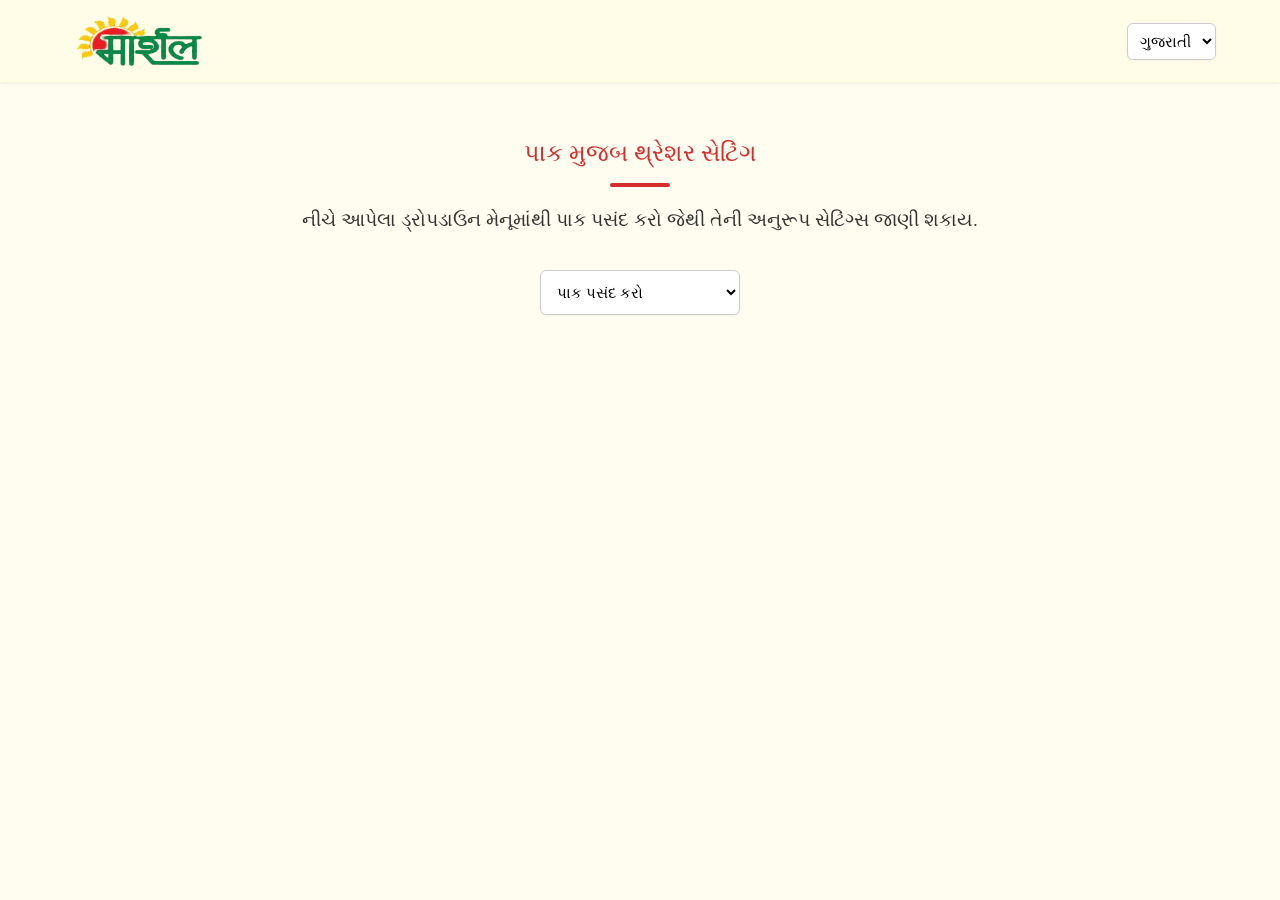
<file: Screen.html>
<!DOCTYPE html>
<html lang="gu">
<head>
  <meta charset="UTF-8" />
  <meta name="viewport" content="width=device-width, initial-scale=1.0" />
  <meta name="robots" content="noindex" />
  <title>ચારણા જાળી - Marshal Thresher</title>
  <link href="https://fonts.googleapis.com/css2?family=Roboto:wght@400;500&display=swap" rel="stylesheet">
<style>
  * {
    box-sizing: border-box;
    margin: 0;
    padding: 0;
  }

  body {
    font-family: 'Roboto', sans-serif;
    background: #fffdf0;
    color: #333;
    margin: 0;
  }

  .navbar {
    background: #fffde7;
    box-shadow: 0 2px 5px rgba(0, 0, 0, 0.05);
    position: sticky;
    top: 0;
    z-index: 999;
    padding: 1rem 0;
    width: 100%;
  }

  .navbar .container {
    display: flex;
    justify-content: space-between;
    align-items: center;
    max-width: 1200px;
    margin: 0 auto;
    padding: 0 1.5rem;
  }

  .logo {
    width: 150px;
    height: 50px;
    object-fit: contain;
  }

  .language-selector {
    padding: 0.5rem;
    font-size: 0.95rem;
    border: 1px solid #ccc;
    border-radius: 6px;
    background: #fff;
    box-shadow: 0 1px 3px rgba(0, 0, 0, 0.05);
    cursor: pointer;
    transition: border-color 0.3s ease, box-shadow 0.3s ease;
  }

  .language-selector:hover,
  .language-selector:focus {
    border-color: #d32f2f;
    box-shadow: 0 0 6px rgba(211, 47, 47, 0.2);
    outline: none;
  }

  select {
    appearance: auto;
    cursor: pointer;
  }

  .crop-selector {
    width: 100%;
    max-width: 200px;
    padding: 0.75rem;
    font-size: 0.95rem;
    border: 1px solid #ccc;
    border-radius: 6px;
    background: #fff;
    box-shadow: 0 1px 3px rgba(0, 0, 0, 0.05);
    cursor: pointer;
    transition: border-color 0.3s ease, box-shadow 0.3s ease;
  }

  .crop-selector:hover,
  .crop-selector:focus {
    border-color: #d32f2f;
    box-shadow: 0 0 6px rgba(211, 47, 47, 0.2);
    outline: none;
  }

  h1, h2 {
    text-align: center;
    color: #d32f2f;
  }

  #title {
    margin-top: 0;
    margin-bottom: 1rem;
    font-weight: 500;
  }

  h2::after {
    content: '';
    display: block;
    width: 60px;
    height: 4px;
    background: #d32f2f;
    margin: 1rem auto;
    border-radius: 2px;
  }

  .description {
    max-width: 800px;
    margin: 0 auto 2rem;
    font-size: 1.2rem;
    line-height: 1.8;
    color: #333;
    text-align: center;
    padding: 0 1.5rem;
  }

  .crop-selector-container {
    display: flex;
    justify-content: center;
    margin-bottom: 2rem;
  }

  .content {
    max-width: 900px;
    margin: 0 auto 3rem; /* Bottom margin for viewport clearance */
    background: #fffde7;
    border: 1px solid #ccc;
    border-radius: 8px;
    padding: 1.5rem;
    box-shadow: 0 2px 8px rgba(0, 0, 0, 0.1);
    position: relative;
    min-height: 100px;
    max-height: 60vh;
    overflow-y: auto;
    transition: box-shadow 0.3s ease, transform 0.2s ease;
  }

  .content:hover {
    box-shadow: 0 4px 12px rgba(0, 0, 0, 0.15);
    transform: translateY(-2px);
  }

  .content ul {
    list-style-type: disc;
    padding-left: 2rem;
    margin: 0.5rem 0;
  }

  .content li {
    margin-bottom: 0.8rem;
    font-size: 1.1rem;
    color: #333;
    line-height: 1.6;
    padding-left: 0.5rem;
  }

  .content li::before {
    content: '';
    position: absolute;
    left: -0.5rem;
    top: 0.6rem;
    width: 6px;
    height: 6px;
    background: #d32f2f;
    border-radius: 50%;
  }

  @media (max-width: 768px) {
    .navbar {
      padding: 0.75rem 0;
    }

    .navbar .container {
      display: flex;
      justify-content: space-between;
      align-items: center;
      padding: 0 1.25rem;
    }

    .logo {
      width: 120px;
      height: 40px;
    }

    .language-selector {
      padding: 0.6rem;
      font-size: 0.9rem;
      max-width: 150px;
    }

    .description {
      padding: 0 1.25rem;
      font-size: 1.1rem;
      max-width: 100%;
    }

    .content {
      padding: 1.25rem 1.5rem; /* Increased side padding for better spacing */
      margin: 0 1.25rem 2.5rem; /* Added side margins for viewport clearance */
      box-shadow: 0 1px 4px rgba(0, 0, 0, 0.1);
      border-radius: 6px;
      max-height: 50vh;
    }

    .content:hover {
      box-shadow: 0 2px 8px rgba(0, 0, 0, 0.15);
      transform: translateY(-1px);
    }

    .content li {
      font-size: 1rem;
      padding-left: 0.4rem;
    }

    .content li::before {
      top: 0.55rem;
      width: 5px;
      height: 5px;
    }
  }

  @media (max-width: 480px) {
    .navbar .container {
      padding: 0 1rem;
    }

    .logo {
      width: 100px;
      height: 33px;
    }

    .language-selector {
      max-width: 120px;
      padding: 0.5rem;
      font-size: 0.85rem;
    }

    .description {
      padding: 0 1rem;
      font-size: 1rem;
    }

    .content {
      padding: 1rem 1.25rem; /* Adjusted side padding for small screens */
      margin: 0 1rem 2rem; /* Added side margins for viewport clearance */
      box-shadow: 0 1px 3px rgba(0, 0, 0, 0.1);
      border-radius: 4px;
      max-height: 40vh;
    }

    .content:hover {
      box-shadow: 0 2px 6px rgba(0, 0, 0, 0.15);
      transform: translateY(-1px);
    }

    .content li {
      font-size: 0.95rem;
      padding-left: 0.3rem;
    }

    .content li::before {
      top: 0.5rem;
      width: 4px;
      height: 4px;
    }
  }
</style>
<!-- Google tag (gtag.js) -->
<script async src="https://www.googletagmanager.com/gtag/js?id=G-3F959SNCDE"></script>
<script>
  window.dataLayer = window.dataLayer || [];
  function gtag(){dataLayer.push(arguments);}
  gtag('js', new Date());

  gtag('config', 'G-3F959SNCDE');
</script>
</head>
<body>
 <nav class="navbar">
    <div class="container">
      <img src="symbol_1.png" alt="Marshal Thresher Logo" class="logo" width="150" height="50" loading="lazy" decoding="async">
      <select class="language-selector" id="language">
        <option value="gu">ગુજરાતી</option>
        <option value="hi">हिन्दी</option>
        <option value="en">English</option>
      </select>
    </div>
  </nav>
  <br>
  <br>
  <br>
  <h2 id="title">પાક મુજબ થ્રેશર સેટિંગ</h2>
  <div class="description" id="description">
    નીચે આપેલા ડ્રોપડાઉન મેનૂમાંથી પાક પસંદ કરો જેથી તેની અનુરૂપ સેટિંગ્સ જાણી શકાય.
  </div>
  <div class="crop-selector-container">
    <select class="crop-selector" id="crop" size="1">
      <option value="" disabled selected>પાક પસંદ કરો</option>
    </select>
  </div>
  <div class="content" id="crop-content" style="display: none;">
  </div>
  <script>
    const translations = {
      gu: {
        title: "પાક મુજબ થ્રેશર સેટિંગ",
        description: "નીચે આપેલા ડ્રોપડાઉન મેનૂમાંથી પાક પસંદ કરો જેથી તેની અનુરૂપ સેટિંગ્સ જાણી શકાય.",
        cropPlaceholder: "પાક પસંદ કરો"
      },
      hi: {
        title: "फसल अनुसार थ्रेशर सेटिंग",
        description: "नीचे दिए गए ड्रॉपडाउन मेनू से फसल चुनें ताकि उसकी संबंधित सेटिंग्स जानी जा सकें।",
        cropPlaceholder: "फसल चुनें"
      },
      en: {
        title: "Thresher Settings According to Crop",
        description: "Select a crop from the dropdown menu below to view its corresponding settings.",
        cropPlaceholder: "Select Crop"
      }
    };

    const crops = {
      pearl_millet_g: {
        gu: {
          name: "બાજરી (G)",
          content: [
            "વી બેલ્ટ (પટ્ટા): <b>3</b>",
            "કટર: <b>4</b>",
            "ચારણા 2 જાળી: ઉપર - <b>6</b>, નીચે - <b>4</b>",
            "ચારણા 3 જાળી: ઉપર - <b>6</b>, વચ્ચે - <b>5.5</b>, નીચે - <b>4</b>",
            "સુપડી જાળી: ઉપર - <b>4</b>, નીચે - <b>4</b>",
            "રેત જાળી: <b>1.6</b>",
            "હવાનું હૅન્ડલ: આગળનું - <b>વચ્ચે</b>, પાછળનું - <b>ઉપર</b>",
            "ચેમ્બર (કોઠી) પડદા: સાઇડના - <b>નીચા</b>, પાછળનો - <b>મધ્યમ</b>",
            "ચારણાની ચાલ: <b>લાંબી</b>",
            "ટ્રેક્ટરનો રેસ: <b>12</b>"
          ]
        },
        hi: {
          name: "बाजरा (G)",
          content: [
                   "वी-बेल्ट (पट्टा): <b>3</b>",
  "कटर: <b>4</b>",
  "छलना 2 जाली: ऊपर - <b>6</b>, नीचे - <b>4</b>",
  "छलना 3 जाली:  ऊपर - <b>6</b>, बीच में - <b>5.5</b>, नीचे - <b>4</b>",
  "सुपड़ी जाली: ऊपर - <b>4</b>, नीचे - <b>4</b>",
  "रेत जाली: <b>1.6</b>",
  "हवा का हैंडल: आगे का  - <b>बीच में</b>, पीछे का - <b>ऊपर</b>",
  "चैम्बर (कोठी) के पड़दे: साइड का - <b>नीचे</b>, पीछे का - <b>बीच में</b>",
  "छलने की चाल: <b>लंबी</b>",
            "ट्रैक्टर का रेस: <b>12</b>"
          ]
        },
        en: {
          name: "Pearl Millet (G)",
          content: [
          "V-Belt: <b>3</b>",
  "Cutter: <b>4</b>",
  "Sieve 2 Mesh: Upper - <b>6</b>, Lower - <b>4</b>",
  "Sieve 3 Mesh: Upper - <b>6</b>, Middle - <b>5.5</b>, Lower - <b>4</b>",
  "Winnowing Mesh: Upper - <b>4</b>, Lower - <b>4</b>",
  "Sand Mesh: <b>1.6</b>",
  "Air Handle: Front - <b>Middle</b>, Rear - <b>Up</b>",
  "Chamber Curtain: Side - <b>Down</b>, Rear - <b>Medium</b>",
  "Sieve Movement: <b>Long</b>",
  "Tractor Race: <b>12</b>"
          ]
        }
      },
      pearl_millet_r: {
        gu: {
          name: "બાજરી (R)",
          content: [
             "વી બેલ્ટ (પટ્ટા): <b>3</b>",
  "કટર: <b>3.6</b>",
  "ચારણા 2 જાળી: ઉપર - <b>6</b>, નીચે - <b>4</b>",
  "ચારણા 3 જાળી: ઉપર - <b>6</b>, વચ્ચે - <b>5.5</b>, નીચે - <b>4</b>",
  "સુપડી જાળી: ઉપર - <b>4</b>, નીચે - <b>3</b>",
  "રેત જાળી: <b>1.6</b>",
  "હવાનું હૅન્ડલ: આગળનું - <b>વચ્ચે</b>, પાછળનું - <b>ઉપર</b>",
  "ચેમ્બર (કોઠી) પડદા: સાઇડના - <b>નીચા</b>, પાછળનો - <b>મધ્યમ</b>",
  "ચારણાની ચાલ: <b>લાંબી</b>",
  "ટ્રેક્ટરનો રેસ: <b>12</b>"
          ]
        },
        hi: {
          name: "बाजरा (R)",
          content: [
            "वी-बेल्ट (पट्टा): <b>3</b>",
  "कटर: <b>3.6</b>",
  "छलना 2 जाली: ऊपर - <b>6</b>, नीचे - <b>4</b>",
  "छलना 3 जाली: ऊपर - <b>6</b>, बीच में - <b>5.5</b>, नीचे - <b>4</b>",
  "सुपड़ी जाली: ऊपर - <b>4</b>, नीचे - <b>3</b>",
  "रेत जाली: <b>1.6</b>",
  "हवा का हैंडल: आगे का - <b>बीच में</b>, पीछे का - <b>ऊपर</b>",
  "चैम्बर (कोठी) के पड़दे: साइड का - <b>नीचे</b>, पीछे का - <b>बीच में</b>",
  "छलने की चाल: <b>लंबी</b>",
  "ट्रैक्टर का रेस: <b>12</b>"
          ]
        },
        en: {
          name: "Pearl Millet (R)",
          content: [
           "V-Belt: <b>3</b>",
  "Cutter: <b>3.6</b>",
  "Sieve 2 Mesh: Upper - <b>6</b>, Lower - <b>4</b>",
  "Sieve 3 Mesh: Upper - <b>6</b>, Middle - <b>5.5</b>, Lower - <b>4</b>",
  "Winnowing Mesh: Upper - <b>4</b>, Lower - <b>3</b>",
  "Sand Mesh: <b>1.6</b>",
  "Air Handle: Front - <b>Middle</b>, Rear - <b>Up</b>",
  "Chamber Curtain: Side - <b>Down</b>, Rear - <b>Medium</b>",
  "Sieve Movement: <b>Long</b>",
  "Tractor Race: <b>12</b>"
          ]
        }
      },
      wheat: {
        gu: {
          name: "ઘઉં",
          content: [
              "વી બેલ્ટ (પટ્ટા): <b>3</b>",
        "કટર: <b>7.5</b>",
  "ચારણા 2 જાળી: ઉપર - <b>6</b>, નીચે - <b>5.5</b>",
  "ચારણા 3 જાળી: ઉપર - <b>7</b>, વચ્ચે - <b>6</b>, નીચે - <b>5.5</b>",
  "સુપડી જાળી: ઉપર - <b>5.5</b>, નીચે - <b>5.5</b>",
  "રેત જાળી: <b>3</b>",
  "હવાનું હૅન્ડલ: આગળનું - <b>વચ્ચે</b>, પાછળનું - <b>ઉપર</b>",
  "ચેમ્બર (કોઠી) પડદા: સાઇડના - <b>નીચા</b>, પાછળનો - <b>મધ્યમ</b>",
  "ચારણાની ચાલ: <b>ટુંકી</b>",
  "ટ્રેક્ટરનો રેસ: <b>14</b>"
          ]
        },
        hi: {
          name: "गेहूं",
          content: [                  "वी-बेल्ट (पट्टा): <b>3</b>",
  "कटर: <b>7.5</b>",
  "छलना 2 जाली: ऊपर - <b>6</b>, नीचे - <b>5.5</b>",
  "छलना 3 जाली:  ऊपर - <b>7</b>, बीच में - <b>6</b>, नीचे - <b>5.5</b>",
  "सुपड़ी जाली: ऊपर - <b>5.5</b>, नीचे - <b>5.5</b>",
  "रेत जाली: <b>3</b>",
  "हवा का हैंडल: आगे का  - <b>बीच में</b>, पीछे का - <b>ऊपर</b>",
  "चैम्बर (कोठी) के पड़दे: साइड का - <b>नीचे</b>, पीछे का - <b>बीच में</b>",
  "छलने की चाल: <b>टूंकी</b>",
            "ट्रैक्टर का रेस: <b>14</b>"
          ]
        },
        en: {
          name: "Wheat",
          content: [
  "V-Belt: <b>3</b>",
  "Cutter: <b>7.5</b>",
  "Sieve 2 Mesh: Upper - <b>6</b>, Lower - <b>5.5</b>",
  "Sieve 3 Mesh: Upper - <b>7</b>, Middle - <b>6</b>, Lower - <b>5.5</b>",
  "Winnowing Mesh: Upper - <b>5.5</b>, Lower - <b>5.5</b>",
  "Sand Mesh: <b>3</b>",
  "Air Handle: Front - <b>Middle</b>, Rear - <b>Up</b>",
  "Chamber Curtain: Side - <b>Down</b>, Rear - <b>Medium</b>",
  "Sieve Movement: <b>Short</b>",
  "Tractor Race: <b>14</b>"
          ]
        }
      },
      wheat_bhalia: {
        gu: {
          name: "ઘઉં (ભાલિયા)",
          content: [
            "વી બેલ્ટ (પટ્ટા): <b>3</b>",
            "કટર: <b>7.5</b>",
            "ચારણા 2 જાળી: ઉપર - <b>8</b>, નીચે - <b>7</b>",
            "ચારણા 3 જાળી: ઉપર - <b>8</b>, વચ્ચે - <b>7</b>, નીચે - <b>6</b>",
            "સુપડી જાળી: ઉપર - <b>9</b>, નીચે - <b>8</b>",
            "રેત જાળી: <b>3</b>",
            "હવાનું હૅન્ડલ: આગળનું - <b>વચ્ચે</b>, પાછળનું - <b>ઉપર</b>",
            "ચેમ્બર (કોઠી) પડદા: સાઇડના - <b>નીચા</b>, પાછળનો - <b>મધ્યમ</b>",
            "ચારણાની ચાલ: <b>ટૂંકી</b>",
            "ટ્રેક્ટરનો રેસ: <b>14</b>"
          ]
        },
        hi: {
          name: "गेहूं (भालिया)",
          content: [
                       "वी-बेल्ट (पट्टा): <b>3</b>",
  "कटर: <b>7.5</b>",
  "छलना 2 जाली: ऊपर - <b>8</b>, नीचे - <b>7</b>",
  "छलना 3 जाली:  ऊपर - <b>8</b>, बीच में - <b>7</b>, नीचे - <b>6</b>",
  "सुपड़ी जाली: ऊपर - <b>9</b>, नीचे - <b>8</b>",
  "रेत जाली: <b>3</b>",
  "हवा का हैंडल: आगे का - <b>बीच में</b>, पीछे का - <b>ऊपर</b>",
  "चैम्बर (कोठी) के पड़दे: साइड का - <b>नीचे</b>, पीछे का - <b>बीच में</b>",
  "छलने की चाल: <b>टूंकी</b>",
  "ट्रैक्टर का रेस: <b>14</b>"
          ]
        },
        en: {
          name: "Wheat (Bhalia)",
          content: [
  "V-Belt: <b>3</b>",
  "Cutter: <b>7.5</b>",
  "Sieve 2 Mesh: Upper - <b>8</b>, Lower - <b>7</b>",
  "Sieve 3 Mesh: Upper - <b>8</b>, Middle - <b>7</b>, Lower - <b>6</b>",
  "Winnowing Mesh: Upper - <b>9</b>, Lower - <b>8</b>",
  "Sand Mesh: <b>3</b>",
  "Air Handle: Front - <b>Middle</b>, Rear - <b>Up</b>",
  "Chamber Curtain: Side - <b>Down</b>, Rear - <b>Medium</b>",
  "Sieve Movement: <b>Short</b>",
  "Tractor Race: <b>14</b>"
          ]
        }
      },
      mustard: {
        gu: {
          name: "રાયડો",
          content: [
           "વી બેલ્ટ (પટ્ટા): <b>3</b>",
  "કટર: <b>7.5</b>",
  "ચારણા 2 જાળી: ઉપર - <b>6</b>, નીચે - <b>4</b>",
  "ચારણા 3 જાળી: ઉપર - <b>6</b>, વચ્ચે - <b>5.5</b>, નીચે - <b>4</b>",
  "સુપડી જાળી: ઉપર - <b>4</b>, નીચે - <b>4</b>",
  "રેત જાળી: <b>1.6</b>",
  "હવાનું હૅન્ડલ: આગળનું - <b>વચ્ચે</b>, પાછળનું - <b>ઉપર</b>",
  "ચેમ્બર (કોઠી) પડદા: સાઇડના - <b>નીચા</b>, પાછળનો - <b>મધ્યમ</b>",
  "ચારણાની ચાલ: <b>લાંબી</b>",
  "ટ્રેક્ટરનો રેસ: <b>13</b>"
          ]
        },
        hi: {
          name: "रायड़ा / सरसव",
          content: [
                       "वी-बेल्ट (पट्टा): <b>3</b>",
  "कटर: <b>7.5</b>",
  "छलना 2 जाली: ऊपर - <b>6</b>, नीचे - <b>4</b>",
  "छलना 3 जाली:  ऊपर - <b>6</b>, बीच में - <b>5.5</b>, नीचे - <b>4</b>",
  "सुपड़ी जाली: ऊपर - <b>4</b>, नीचे - <b>4</b>",
  "रेत जाली: <b>1.6</b>",
  "हवा का हैंडल: आगे का - <b>बीच में</b>, पीछे का - <b>ऊपर</b>",
  "चैम्बर (कोठी) के पड़दे: साइड का - <b>नीचे</b>, पीछे का - <b>बीच में</b>",
  "छलने की चाल: <b>लंबी</b>",
  "ट्रैक्टर का रेस: <b>13</b>"
          ]
        },
        en: {
          name: "Mustard",
          content: [
  "V-Belt: <b>3</b>",
  "Cutter: <b>7.5</b>",
  "Sieve 2 Mesh: Upper - <b>6</b>, Lower - <b>4</b>",
  "Sieve 3 Mesh: Upper - <b>6</b>, Middle - <b>5.5</b>, Lower - <b>4</b>",
  "Winnowing Mesh: Upper - <b>4</b>, Lower - <b>4</b>",
  "Sand Mesh: <b>1.6</b>",
  "Air Handle: Front - <b>Middle</b>, Rear - <b>Up</b>",
  "Chamber Curtain: Side - <b>Down</b>, Rear - <b>Medium</b>",
  "Sieve Movement: <b>Long</b>",
  "Tractor Race: <b>13</b>"
          ]
        }
      },
      sorghum_small: {
        gu: {
          name: "જુવાર (નાની)",
          content: [
           "વી બેલ્ટ (પટ્ટા): <b>3</b>",
  "કટર: <b>6</b>",
  "ચારણા 2 જાળી: ઉપર - <b>5.5</b>, નીચે - <b>5</b>",
  "ચારણા 3 જાળી: ઉપર - <b>6</b>, વચ્ચે - <b>5.5</b>, નીચે - <b>5</b>",
  "સુપડી જાળી: ઉપર - <b>5.5</b>, નીચે - <b>5.5</b>",
  "રેત જાળી: <b>1.6</b>",
  "હવાનું હૅન્ડલ: આગળનું - <b>વચ્ચે</b>, પાછળનું - <b>ઉપર</b>",
  "ચેમ્બર (કોઠી) પડદા: સાઇડના - <b>નીચા</b>, પાછળનો - <b>મધ્યમ</b>",
  "ચારણાની ચાલ: <b>લાંબી</b>",
  "ટ્રેક્ટરનો રેસ: <b>12</b>"
          ]
        },
        hi: {
          name: "जवार (छोटी)",
          content: [                  "वी-बेल्ट (पट्टा): <b>3</b>",
  "कटर: <b>6</b>",
  "छलना 2 जाली: ऊपर - <b>5.5</b>, नीचे - <b>5</b>",
  "छलना 3 जाली:  ऊपर - <b>6</b>, बीच में - <b>5.5</b>, नीचे - <b>5</b>",
  "सुपड़ी जाली: ऊपर - <b>5.5</b>, नीचे - <b>5.5</b>",
  "रेत जाली: <b>1.6</b>",
  "हवा का हैंडल: आगे का  - <b>बीच में</b>, पीछे का - <b>ऊपर</b>",
  "चैम्बर (कोठी) के पड़दे: साइड का - <b>नीचे</b>, पीछे का - <b>बीच में</b>",
  "छलने की चाल: <b>लंबी</b>",
            "ट्रैक्टर का रेस: <b>12</b>"
          ]
        },
        en: {
          name: "Sorghum (Small)",
          content: [
  "V-Belt: <b>3</b>",
  "Cutter: <b>6</b>",
  "Sieve 2 Mesh: Upper - <b>5.5</b>, Lower - <b>5</b>",
  "Sieve 3 Mesh: Upper - <b>6</b>, Middle - <b>5.5</b>, Lower - <b>5</b>",
  "Winnowing Mesh: Upper - <b>5.5</b>, Lower - <b>5.5</b>",
  "Sand Mesh: <b>1.6</b>",
  "Air Handle: Front - <b>Middle</b>, Rear - <b>Up</b>",
  "Chamber Curtain: Side - <b>Down</b>, Rear - <b>Medium</b>",
  "Sieve Movement: <b>Long</b>",
  "Tractor Race: <b>12</b>"
          ]
        }
      },
      sorghum_large: {
        gu: {
          name: "જુવાર (મોટી)",
          content: [
            "વી બેલ્ટ (પટ્ટા): <b>3</b>",
  "કટર: <b>8.5</b>",
  "ચારણા 2 જાળી: ઉપર - <b>8</b>, નીચે - <b>7</b>",
  "ચારણા 3 જાળી: ઉપર - <b>9</b>, વચ્ચે - <b>8</b>, નીચે - <b>7</b>",
  "સુપડી જાળી: ઉપર - <b>9</b>, નીચે - <b>8</b>",
  "રેત જાળી: <b>3</b>",
  "હવાનું હૅન્ડલ: આગળનું - <b>વચ્ચે</b>, પાછળનું - <b>ઉપર</b>",
  "ચેમ્બર (કોઠી) પડદા: સાઇડના - <b>નીચા</b>, પાછળનો - <b>મધ્યમ</b>",
  "ચારણાની ચાલ: <b>લાંબી</b>",
  "ટ્રેક્ટરનો રેસ: <b>12</b>"
          ]
        },
        hi: {
          name: "जवार (बड़ी)",
          content: [                  "वी-बेल्ट (पट्टा): <b>3</b>",
  "कटर: <b>8.5</b>",
  "छलना 2 जाली: ऊपर - <b>8</b>, नीचे - <b>7</b>",
  "छलना 3 जाली:  ऊपर - <b>9</b>, बीच में - <b>8</b>, नीचे - <b>7</b>",
  "सुपड़ी जाली: ऊपर - <b>9</b>, नीचे - <b>8</b>",
  "रेत जाली: <b>3</b>",
  "हवा का हैंडल: आगे का  - <b>बीच में</b>, पीछे का - <b>ऊपर</b>",
  "चैम्बर (कोठी) के पड़दे: साइड का - <b>नीचे</b>, पीछे का - <b>बीच में</b>",
  "छलने की चाल: <b>लंबी</b>",
            "ट्रैक्टर का रेस: <b>12</b>"
          ]
        },
        en: {
          name: "Sorghum (Large)",
          content: [
  "V-Belt: <b>3</b>",
  "Cutter: <b>8.5</b>",
  "Sieve 2 Mesh: Upper - <b>8</b>, Lower - <b>7</b>",
  "Sieve 3 Mesh: Upper - <b>9</b>, Middle - <b>8</b>, Lower - <b>7</b>",
  "Winnowing Mesh: Upper - <b>9</b>, Lower - <b>8</b>",
  "Sand Mesh: <b>3</b>",
  "Air Handle: Front - <b>Middle</b>, Rear - <b>Up</b>",
  "Chamber Curtain: Side - <b>Down</b>, Rear - <b>Medium</b>",
  "Sieve Movement: <b>Long</b>",
  "Tractor Race: <b>12</b>"
          ]
        }
      },
      guar: {
        gu: {
          name: "ગુવાર",
          content: [
            "વી બેલ્ટ (પટ્ટા): <b>3</b>",
  "કટર: <b>7.5</b>",
  "ચારણા 2 જાળી: ઉપર - <b>5.5</b>, નીચે - <b>5</b>",
  "ચારણા 3 જાળી: ઉપર - <b>6</b>, વચ્ચે - <b>5.5</b>, નીચે - <b>5</b>",
  "સુપડી જાળી: ઉપર - <b>5.5</b>, નીચે - <b>5.5</b>",
  "રેત જાળી: <b>3</b>",
  "હવાનું હૅન્ડલ: આગળનું - <b>ઉપર</b>, પાછળનું - <b>ઉપર</b>",
  "ચેમ્બર (કોઠી) પડદા: સાઇડના - <b>નીચા</b>, પાછળનો - <b>મધ્યમ</b>",
  "ચારણાની ચાલ: <b>લાંબી</b>",
  "ટ્રેક્ટરનો રેસ: <b>13</b>"
          ]
        },
        hi: {
          name: "गुवार",
          content: [                  "वी-बेल्ट (पट्टा): <b>3</b>",
  "कटर: <b>7.5</b>",
  "छलना 2 जाली: ऊपर - <b>5.5</b>, नीचे - <b>5</b>",
  "छलना 3 जाली:  ऊपर - <b>6</b>, बीच में - <b>5.5</b>, नीचे - <b>5</b>",
  "सुपड़ी जाली: ऊपर - <b>5.5</b>, नीचे - <b>5.5</b>",
  "रेत जाली: <b>3</b>",
  "हवा का हैंडल: आगे का  - <b>ऊपर</b>, पीछे का - <b>ऊपर</b>",
  "चैम्बर (कोठी) के पड़दे: साइड का - <b>नीचे</b>, पीछे का - <b>बीच में</b>",
  "छलने की चाल: <b>लंबी</b>",
            "ट्रैक्टर का रेस: <b>13</b>"
          ]
        },
        en: {
          name: "Guar",
          content: [
  "V-Belt: <b>3</b>",
  "Cutter: <b>7.5</b>",
  "Sieve 2 Mesh: Upper - <b>5.5</b>, Lower - <b>5</b>",
  "Sieve 3 Mesh: Upper - <b>6</b>, Middle - <b>5.5</b>, Lower - <b>5</b>",
  "Winnowing Mesh: Upper - <b>5.5</b>, Lower - <b>5.5</b>",
  "Sand Mesh: <b>3</b>",
  "Air Handle: Front - <b>Up</b>, Rear - <b>Up</b>",
  "Chamber Curtain: Side - <b>Down</b>, Rear - <b>Medium</b>",
  "Sieve Movement: <b>Long</b>",
  "Tractor Race: <b>13</b>"
          ]
        }
      },
      cumin: {
        gu: {
          name: "જીરું",
          content: [
           "વી બેલ્ટ (પટ્ટા): <b>3</b>",
  "કટર: <b>7.5</b>",
  "ચારણા 2 જાળી: ઉપર - <b>6</b>, નીચે - <b>5.5</b>",
  "ચારણા 3 જાળી: ઉપર - <b>6</b>, વચ્ચે - <b>5.5</b>, નીચે - <b>5</b>",
  "સુપડી જાળી: ઉપર - <b>6</b>, નીચે - <b>5.5</b>",
  "રેત જાળી: <b>1.6</b>",
  "હવાનું હૅન્ડલ: આગળનું - <b>વચ્ચે</b>, પાછળનું - <b>ઉપર</b>",
  "ચેમ્બર (કોઠી) પડદા: સાઇડના - <b>નીચા</b>, પાછળનો - <b>મધ્યમ</b>",
  "ચારણાની ચાલ: <b>લાંબી</b>",
  "ટ્રેક્ટરનો રેસ: <b>12</b>"
          ]
        },
        hi: {
          name: "जीरा",
          content: [                  "वी-बेल्ट (पट्टा): <b>3</b>",
  "कटर: <b>7.5</b>",
  "छलना 2 जाली: ऊपर - <b>6</b>, नीचे - <b>5.5</b>",
  "छलना 3 जाली:  ऊपर - <b>6</b>, बीच में - <b>5.5</b>, नीचे - <b>5</b>",
  "सुपड़ी जाली: ऊपर - <b>6</b>, नीचे - <b>5.5</b>",
  "रेत जाली: <b>1.6</b>",
  "हवा का हैंडल: आगे का  - <b>बीच में</b>, पीछे का - <b>ऊपर</b>",
  "चैम्बर (कोठी) के पड़दे: साइड का - <b>नीचे</b>, पीछे का - <b>बीच में</b>",
  "छलने की चाल: <b>लंबी</b>",
            "ट्रैक्टर का रेस: <b>12</b>"
          ]
        },
        en: {
          name: "Cumin",
          content: [
  "V-Belt: <b>3</b>",
  "Cutter: <b>7.5</b>",
  "Sieve 2 Mesh: Upper - <b>6</b>, Lower - <b>5.5</b>",
  "Sieve 3 Mesh: Upper - <b>6</b>, Middle - <b>5.5</b>, Lower - <b>5</b>",
  "Winnowing Mesh: Upper - <b>6</b>, Lower - <b>5.5</b>",
  "Sand Mesh: <b>1.6</b>",
  "Air Handle: Front - <b>Middle</b>, Rear - <b>Up</b>",
  "Chamber Curtain: Side - <b>Down</b>, Rear - <b>Medium</b>",
  "Sieve Movement: <b>Long</b>",
  "Tractor Race: <b>12</b>"
          ]
        }
      },
      fennel: {
        gu: {
          name: "વરિયાળી",
          content: [
          "વી બેલ્ટ (પટ્ટા): <b>3</b>",
  "કટર: <b>7.5</b>",
  "ચારણા 2 જાળી: ઉપર - <b>6</b>, નીચે - <b>5.5</b>",
  "ચારણા 3 જાળી: ઉપર - <b>7</b>, વચ્ચે - <b>6</b>, નીચે - <b>5.5</b>",
  "સુપડી જાળી: ઉપર - <b>8</b>, નીચે - <b>7</b>",
  "રેત જાળી: <b>1.6</b>",
  "હવાનું હૅન્ડલ: આગળનું - <b>વચ્ચે</b>, પાછળનું - <b>ઉપર</b>",
  "ચેમ્બર (કોઠી) પડદા: સાઇડના - <b>નીચા</b>, પાછળનો - <b>મધ્યમ</b>",
  "ચારણાની ચાલ: <b>લાંબી</b>",
  "ટ્રેક્ટરનો રેસ: <b>12</b>"
          ]
        },
        hi: {
          name: "सौंफ",
          content: [                  "वी-बेल्ट (पट्टा): <b>3</b>",
  "कटर: <b>7.5</b>",
  "छलना 2 जाली: ऊपर - <b>6</b>, नीचे - <b>5.5</b>",
  "छलना 3 जाली:  ऊपर - <b>7</b>, बीच में - <b>6</b>, नीचे - <b>5.5</b>",
  "सुपड़ी जाली: ऊपर - <b>8</b>, नीचे - <b>7</b>",
  "रेत जाली: <b>1.6</b>",
  "हवा का हैंडल: आगे का  - <b>बीच में</b>, पीछे का - <b>ऊपर</b>",
  "चैम्बर (कोठी) के पड़दे: साइड का - <b>नीचे</b>, पीछे का - <b>बीच में</b>",
  "छलने की चाल: <b>लंबी</b>",
            "ट्रैक्टर का रेस: <b>12</b>"
          ]
        },
        en: {
          name: "Fennel",
          content: [
  "V-Belt: <b>3</b>",
  "Cutter: <b>7.5</b>",
  "Sieve 2 Mesh: Upper - <b>6</b>, Lower - <b>5.5</b>",
  "Sieve 3 Mesh: Upper - <b>7</b>, Middle - <b>6</b>, Lower - <b>5.5</b>",
  "Winnowing Mesh: Upper - <b>8</b>, Lower - <b>7</b>",
  "Sand Mesh: <b>1.6</b>",
  "Air Handle: Front - <b>Middle</b>, Rear - <b>Up</b>",
  "Chamber Curtain: Side - <b>Down</b>, Rear - <b>Medium</b>",
  "Sieve Movement: <b>Long</b>",
  "Tractor Race: <b>12</b>"
          ]
        }
      },
      psyllium: {
        gu: {
          name: "ઇસબગુલ",
          content: [
            "વી બેલ્ટ (પટ્ટા): <b>3</b>",
  "કટર: <b>6</b>",
  "ચારણા 2 જાળી: ઉપર - <b>4</b>, નીચે - <b>3</b>",
  "ચારણા 3 જાળી: ઉપર - <b>4.5</b>, વચ્ચે - <b>4</b>, નીચે - <b>3</b>",
  "સુપડી જાળી: ઉપર - <b>4</b>, નીચે - <b>3/2.5</b>",
  "રેત જાળી: <b>1.6</b>",
  "હવાનું હૅન્ડલ: આગળનું - <b>વચ્ચે</b>, પાછળનું - <b>ઉપર</b>",
  "ચેમ્બર (કોઠી) પડદા: સાઇડના - <b>નીચા</b>, પાછળનો - <b>મધ્યમ</b>",
  "ચારણાની ચાલ: <b>લાંબી</b>",
  "ટ્રેક્ટરનો રેસ: <b>12</b>"
          ]
        },
        hi: {
          name: "इसबगोल",
          content: [                  "वी-बेल्ट (पट्टा): <b>3</b>",
  "कटर: <b>6</b>",
  "छलना 2 जाली: ऊपर - <b>4</b>, नीचे - <b>3</b>",
  "छलना 3 जाली:  ऊपर - <b>4.5</b>, बीच में - <b>4</b>, नीचे - <b>3</b>",
  "सुपड़ी जाली: ऊपर - <b>4</b>, नीचे - <b>3/2.5</b>",
  "रेत जाली: <b>1.6</b>",
  "हवा का हैंडल: आगे का  - <b>बीच में</b>, पीछे का - <b>ऊपर</b>",
  "चैम्बर (कोठी) के पड़दे: साइड का - <b>नीचे</b>, पीछे का - <b>बीच में</b>",
  "छलने की चाल: <b>लंबी</b>",
            "ट्रैक्टर का रेस: <b>12</b>"
          ]
        },
        en: {
          name: "Psyllium",
          content: [
  "V-Belt: <b>3</b>",
  "Cutter: <b>6</b>",
  "Sieve 2 Mesh: Upper - <b>4</b>, Lower - <b>3</b>",
  "Sieve 3 Mesh: Upper - <b>4.5</b>, Middle - <b>4</b>, Lower - <b>3</b>",
  "Winnowing Mesh: Upper - <b>4</b>, Lower - <b>3/2.5</b>",
  "Sand Mesh: <b>1.6</b>",
  "Air Handle: Front - <b>Middle</b>, Rear - <b>Up</b>",
  "Chamber Curtain: Side - <b>Down</b>, Rear - <b>Medium</b>",
  "Sieve Movement: <b>Long</b>",
  "Tractor Race: <b>12</b>"
          ]
        }
      },
      amaranth: {
        gu: {
          name: "રાજગરો",
          content: [
            "વી બેલ્ટ (પટ્ટા): <b>3</b>",
  "કટર: <b>7.5</b>",
  "ચારણા 2 જાળી: ઉપર - <b>3</b>, નીચે - <b>1.6</b>",
  "ચારણા 3 જાળી: ઉપર - <b>4</b>, વચ્ચે - <b>3</b>, નીચે - <b>1.6</b>",
  "સુપડી જાળી: ઉપર - <b>4</b>, નીચે - <b>3</b>",
  "રેત જાળી: <b>પતરું</b>",
  "હવાનું હૅન્ડલ: આગળનું - <b>વચ્ચે</b>, પાછળનું - <b>ઉપર</b>",
  "ચેમ્બર (કોઠી) પડદા: સાઇડના - <b>નીચા</b>, પાછળનો - <b>મધ્યમ</b>",
  "ચારણાની ચાલ: <b>લાંબી</b>",
  "ટ્રેક્ટરનો રેસ: <b>12</b>"
          ]
        },
        hi: {
          name: "राजगिरा",
          content: [                  "वी-बेल्ट (पट्टा): <b>3</b>",
  "कटर: <b>7.5</b>",
  "छलना 2 जाली: ऊपर - <b>3</b>, नीचे - <b>1.6</b>",
  "छलना 3 जाली:  ऊपर - <b>4</b>, बीच में - <b>3</b>, नीचे - <b>1.6</b>",
  "सुपड़ी जाली: ऊपर - <b>4</b>, नीचे - <b>3</b>",
  "रेत जाली: <b>चद्दर</b>",
  "हवा का हैंडल: आगे का  - <b>बीच में</b>, पीछे का - <b>ऊपर</b>",
  "चैम्बर (कोठी) के पड़दे: साइड का - <b>नीचे</b>, पीछे का - <b>बीच में</b>",
  "छलने की चाल: <b>लंबी</b>",
            "ट्रैक्टर का रेस: <b>12</b>"
          ]
        },
        en: {
          name: "Amaranth",
          content: [
  "V-Belt: <b>3</b>",
  "Cutter: <b>7.5</b>",
  "Sieve 2 Mesh: Upper - <b>3</b>, Lower - <b>1.6</b>",
  "Sieve 3 Mesh: Upper - <b>4</b>, Middle - <b>3</b>, Lower - <b>1.6</b>",
  "Winnowing Mesh: Upper - <b>4</b>, Lower - <b>3</b>",
  "Sand Mesh: <b>Sheet</b>",
  "Air Handle: Front - <b>Middle</b>, Rear - <b>Up</b>",
  "Chamber Curtain: Side - <b>Down</b>, Rear - <b>Medium</b>",
  "Sieve Movement: <b>Long</b>",
  "Tractor Race: <b>12</b>"
          ]
        }
      },
      ajwain: {
        gu: {
          name: "અજમો",
          content: [
            "વી બેલ્ટ (પટ્ટા): <b>3</b>",
  "કટર: <b>7.5</b>",
  "ચારણા 2 જાળી: ઉપર - <b>4.5</b>, નીચે - <b>4</b>",
  "ચારણા 3 જાળી: ઉપર - <b>5</b>, વચ્ચે -<b>4.5</b> , નીચે - <b>4</b>",
  "સુપડી જાળી: ઉપર - <b>5</b>, નીચે - <b>4.5</b>",
  "રેત જાળી: <b>1.6</b>",
  "હવાનું હૅન્ડલ: આગળનું - <b>વચ્ચે</b>, પાછળનું - <b>ઉપર</b>",
  "ચેમ્બર (કોઠી) પડદા: સાઇડના - <b>નીચા</b>, પાછળનો - <b>મધ્યમ</b>",
  "ચારણાની ચાલ: <b>લાંબી</b>",
  "ટ્રેક્ટરનો રેસ: <b>12</b>"
          ]
        },
        hi: {
          name: "अजवायन",
          content: [
                       "वी-बेल्ट (पट्टा): <b>3</b>",
  "कटर: <b>7.5</b>",
  "छलना 2 जाली: ऊपर - <b>4.5</b>, नीचे - <b>4</b>",
  "छलना 3 जाली: ऊपर - <b>5</b>, बीच में - <b>4.5</b>नीचे - <b>4</b>",
  "सुपड़ी जाली: ऊपर - <b>5</b>, नीचे - <b>4.5</b>",
  "रेत जाली: <b>1.6</b>",
  "हवा का हैंडल: आगे का - <b>बीच में</b>, पीछे का - <b>ऊपर</b>",
  "चैम्बर (कोठी) के पड़दे: साइड का - <b>नीचे</b>, पीछे का - <b>बीच में</b>",
  "छलने की चाल: <b>लंबी</b>",
  "ट्रैक्टर का रेस: <b>12</b>"
          ]
        },
        en: {
          name: "Ajwain",
          content: [
  "V-Belt: <b>3</b>",
  "Cutter: <b>7.5</b>",
  "Sieve 2 Mesh: Upper - <b>4.5</b>, Lower - <b>4</b>",
  "Sieve 3 Mesh: Upper - <b>5</b>, Middle - <b>4.5</b>, Lower - <b>4</b>",
  "Winnowing Mesh: Upper - <b>5</b>, Lower - <b>4.5</b>",
  "Sand Mesh: <b>1.6</b>",
  "Air Handle: Front - <b>Middle</b>, Rear - <b>Up</b>",
  "Chamber Curtain: Side - <b>Down</b>, Rear - <b>Medium</b>",
  "Sieve Movement: <b>Long</b>",
  "Tractor Race: <b>12</b>"
          ]
        }
      },
      dill: {
        gu: {
          name: "સુવા",
          content: [
            "વી બેલ્ટ (પટ્ટા): <b>3</b>",
  "કટર: <b>7.5</b>",
  "ચારણા 2 જાળી: ઉપર - <b>5.5</b>, નીચે - <b>5</b>",
  "ચારણા 3 જાળી: ઉપર - <b>6</b>, વચ્ચે - <b>5.5</b>, નીચે - <b>5</b>",
  "સુપડી જાળી: ઉપર - <b>6</b>, નીચે - <b>5.5</b>",
  "રેત જાળી: <b>1.6</b>",
  "હવાનું હૅન્ડલ: આગળનું - <b>વચ્ચે</b>, પાછળનું - <b>ઉપર</b>",
  "ચેમ્બર (કોઠી) પડદા: સાઇડના - <b>નીચા</b>, પાછળનો - <b>મધ્યમ</b>",
  "ચારણાની ચાલ: <b>લાંબી</b>",
  "ટ્રેક્ટરનો રેસ: <b>12</b>"
          ]
        },
        hi: {
          name: "सुवा",
          content: [
                       "वी-बेल्ट (पट्टा): <b>3</b>",
  "कटर: <b>7.5</b>",
  "छलना 2 जाली: ऊपर - <b>5.5</b>, नीचे - <b>5</b>",
  "छलना 3 जाली:  ऊपर - <b>6</b>, बीच में - <b>5.5</b>, नीचे - <b>5</b>",
  "सुपड़ी जाली: ऊपर - <b>6</b>, नीचे - <b>5.5</b>",
  "रेत जाली: <b>1.6</b>",
  "हवा का हैंडल: आगे का - <b>बीच में</b>, पीछे का - <b>ऊपर</b>",
  "चैम्बर (कोठी) के पड़दे: साइड का - <b>नीचे</b>, पीछे का - <b>बीच में</b>",
  "छलने की चाल: <b>लंबी</b>",
  "ट्रैक्टर का रेस: <b>12</b>"
          ]
        },
        en: {
          name: "Dill",
          content: [
  "V-Belt: <b>3</b>",
  "Cutter: <b>7.5</b>",
  "Sieve 2 Mesh: Upper - <b>5.5</b>, Lower - <b>5</b>",
  "Sieve 3 Mesh: Upper - <b>6</b>, Middle - <b>5.5</b>, Lower - <b>5</b>",
  "Winnowing Mesh: Upper - <b>6</b>, Lower - <b>5.5</b>",
  "Sand Mesh: <b>1.6</b>",
  "Air Handle: Front - <b>Middle</b>, Rear - <b>Up</b>",
  "Chamber Curtain: Side - <b>Down</b>, Rear - <b>Medium</b>",
  "Sieve Movement: <b>Long</b>",
  "Tractor Race: <b>12</b>"
          ]
        }
      },
      fenugreek: {
        gu: {
          name: "મેથી",
          content: [
            "વી બેલ્ટ (પટ્ટા): <b>3</b>",
  "કટર: <b>7.5</b>",
  "ચારણા 2 જાળી: ઉપર - <b>5.5</b>, નીચે - <b>5</b>",
  "ચારણા 3 જાળી: ઉપર - <b>6</b>, વચ્ચે - <b>5.5</b>, નીચે - <b>5</b>",
  "સુપડી જાળી: ઉપર - <b>6</b>, નીચે - <b>5.5</b>",
  "રેત જાળી: <b>1.6</b>",
  "હવાનું હૅન્ડલ: આગળનું - <b>વચ્ચે</b>, પાછળનું - <b>ઉપર</b>",
  "ચેમ્બર (કોઠી) પડદા: સાઇડના - <b>નીચા</b>, પાછળનો - <b>મધ્યમ</b>",
  "ચારણાની ચાલ: <b>લાંબી</b>",
  "ટ્રેક્ટરનો રેસ: <b>12</b>"
          ]
        },
        hi: {
          name: "मेथी",
          content: [
                       "वी-बेल्ट (पट्टा): <b>3</b>",
  "कटर: <b>7.5</b>",
  "छलना 2 जाली: ऊपर - <b>5.5</b>, नीचे - <b>5</b>",
  "छलना 3 जाली:  ऊपर - <b>6</b>, बीच में - <b>5.5</b>, नीचे - <b>5</b>",
  "सुपड़ी जाली: ऊपर - <b>6</b>, नीचे - <b>5.5</b>",
  "रेत जाली: <b>1.6</b>",
  "हवा का हैंडल: आगे का - <b>बीच में</b>, पीछे का - <b>ऊपर</b>",
  "चैम्बर (कोठी) के पड़दे: साइड का - <b>नीचे</b>, पीछे का - <b>बीच में</b>",
  "छलने की चाल: <b>लंबी</b>",
  "ट्रैक्टर का रेस: <b>12</b>"
          ]
        },
        en: {
          name: "Fenugreek",
          content: [
  "V-Belt: <b>3</b>",
  "Cutter: <b>7.5</b>",
  "Sieve 2 Mesh: Upper - <b>5.5</b>, Lower - <b>5</b>",
  "Sieve 3 Mesh: Upper - <b>6</b>, Middle - <b>5.5</b>, Lower - <b>5</b>",
  "Winnowing Mesh: Upper - <b>6</b>, Lower - <b>5.5</b>",
  "Sand Mesh: <b>1.6</b>",
  "Air Handle: Front - <b>Middle</b>, Rear - <b>Up</b>",
  "Chamber Curtain: Side - <b>Down</b>, Rear - <b>Medium</b>",
  "Sieve Movement: <b>Long</b>",
  "Tractor Race: <b>12</b>"
          ]
        }
      },
      radish_seed: {
        gu: {
          name: "રજકો",
          content: [
           "વી બેલ્ટ (પટ્ટા): <b>3</b>",
  "કટર: <b>7.5</b>",
  "ચારણા 2 જાળી: ઉપર - <b>4</b>, નીચે - <b>3</b>",
  "ચારણા 3 જાળી: ઉપર - <b>4.5</b>, વચ્ચે - <b>4</b>, નીચે - <b>3</b>",
  "સુપડી જાળી: ઉપર - <b>4</b>, નીચે - <b>3</b>",
  "રેત જાળી: <b>1.6</b>",
  "હવાનું હૅન્ડલ: આગળનું - <b>વચ્ચે</b>, પાછળનું - <b>ઉપર</b>",
  "ચેમ્બર (કોઠી) પડદા: સાઇડના - <b>નીચા</b>, પાછળનો - <b>મધ્યમ</b>",
  "ચારણાની ચાલ: <b>લાંબી</b>",
  "ટ્રેક્ટરનો રેસ: <b>12</b>"
          ]
        },
        hi: {
          name: "रजका",
          content: [                  "वी-बेल्ट (पट्टा): <b>3</b>",
  "कटर: <b>7.5</b>",
  "छलना 2 जाली: ऊपर - <b>4</b>, नीचे - <b>3</b>",
  "छलना 3 जाली:  ऊपर - <b>4.5</b>, बीच में - <b>4</b>, नीचे - <b>3</b>",
  "सुपड़ी जाली: ऊपर - <b>4</b>, नीचे - <b>3</b>",
  "रेत जाली: <b>1.6</b>",
  "हवा का हैंडल: आगे का  - <b>बीच में</b>, पीछे का - <b>ऊपर</b>",
  "चैम्बर (कोठी) के पड़दे: साइड का - <b>नीचे</b>, पीछे का - <b>बीच में</b>",
  "छलने की चाल: <b>लंबी</b>",
            "ट्रैक्टर का रेस: <b>12</b>"
          ]
        },
        en: {
          name: "Radish Seed",
          content: [
  "V-Belt: <b>3</b>",
  "Cutter: <b>7.5</b>",
  "Sieve 2 Mesh: Upper - <b>4</b>, Lower - <b>3</b>",
  "Sieve 3 Mesh: Upper - <b>4.5</b>, Middle - <b>4</b>, Lower - <b>3</b>",
  "Winnowing Mesh: Upper - <b>4</b>, Lower - <b>3</b>",
  "Sand Mesh: <b>1.6</b>",
  "Air Handle: Front - <b>Middle</b>, Rear - <b>Up</b>",
  "Chamber Curtain: Side - <b>Down</b>, Rear - <b>Medium</b>",
  "Sieve Movement: <b>Long</b>",
  "Tractor Race: <b>12</b>"
          ]
        }
      },
      chicory: {
        gu: {
          name: "ચીકોરી",
          content: [
           "વી બેલ્ટ (પટ્ટા): <b>3</b>",
  "કટર: <b>7.5</b>",
  "ચારણા 2 જાળી: ઉપર - <b>4</b>, નીચે - <b>3</b>",
  "ચારણા 3 જાળી: ઉપર - <b>4.5</b>, વચ્ચે - <b>4</b>, નીચે - <b>3</b>",
  "સુપડી જાળી: ઉપર - <b>4</b>, નીચે - <b>3</b>",
  "રેત જાળી: <b>1.6</b>",
  "હવાનું હૅન્ડલ: આગળનું - <b>વચ્ચે</b>, પાછળનું - <b>ઉપર</b>",
  "ચેમ્બર (કોઠી) પડદા: સાઇડના - <b>નીચા</b>, પાછળનો - <b>મધ્યમ</b>",
  "ચારણાની ચાલ: <b>લાંબી</b>",
  "ટ્રેક્ટરનો રેસ: <b>12</b>"
          ]
        },
        hi: {
          name: "चिकोरी",
          content: [       "वी-बेल्ट (पट्टा): <b>3</b>",
  "कटर: <b>7.5</b>",
  "छलना 2 जाली: ऊपर - <b>4</b>, नीचे - <b>3</b>",
  "छलना 3 जाली:  ऊपर - <b>4.5</b>, बीच में - <b>4</b>, नीचे - <b>3</b>",
  "सुपड़ी जाली: ऊपर - <b>4</b>, नीचे - <b>3</b>",
  "रेत जाली: <b>1.6</b>",
  "हवा का हैंडल: आगे का  - <b>बीच में</b>, पीछे का - <b>ऊपर</b>",
  "चैम्बर (कोठी) के पड़दे: साइड का - <b>नीचे</b>, पीछे का - <b>बीच में</b>",
  "छलने की चाल: <b>लंबी</b>",
            "ट्रैक्टर का रेस: <b>12</b>"
          ]
        },
        en: {
          name: "Chicory",
          content: [
  "V-Belt: <b>3</b>",
  "Cutter: <b>7.5</b>",
  "Sieve 2 Mesh: Upper - <b>4</b>, Lower - <b>3</b>",
  "Sieve 3 Mesh: Upper - <b>4.5</b>, Middle - <b>4</b>, Lower - <b>3</b>",
  "Winnowing Mesh: Upper - <b>4</b>, Lower - <b>3</b>",
  "Sand Mesh: <b>1.6</b>",
  "Air Handle: Front - <b>Middle</b>, Rear - <b>Up</b>",
  "Chamber Curtain: Side - <b>Down</b>, Rear - <b>Medium</b>",
  "Sieve Movement: <b>Long</b>",
  "Tractor Race: <b>12</b>"
          ]
        }
      },
      onion_seed: {
        gu: {
          name: "ડુંગળી નું બી",
          content: [
            "વી બેલ્ટ (પટ્ટા): <b>3</b>",
  "કટર: <b>7.5</b>",
  "ચારણા 2 જાળી: ઉપર - <b>4</b>, નીચે - <b>3</b>",
  "ચારણા 3 જાળી: ઉપર - <b>4.5</b>, વચ્ચે - <b>4</b>, નીચે - <b>3</b>",
  "સુપડી જાળી: ઉપર - <b>4</b>, નીચે - <b>3</b>",
  "રેત જાળી: <b>1.6</b>",
  "હવાનું હૅન્ડલ: આગળનું - <b>વચ્ચે</b>, પાછળનું - <b>ઉપર</b>",
  "ચેમ્બર (કોઠી) પડદા: સાઇડના - <b>નીચા</b>, પાછળનો - <b>મધ્યમ</b>",
  "ચારણાની ચાલ: <b>લાંબી</b>",
  "ટ્રેક્ટરનો રેસ: <b>12</b>"
          ]
        },
        hi: {
          name: "प्याज का बीज",
          content: [
                          "वी-बेल्ट (पट्टा): <b>3</b>",
  "कटर: <b>7.5</b>",
  "छलना 2 जाली: ऊपर - <b>4</b>, नीचे - <b>3</b>",
  "छलना 3 जाली:  ऊपर - <b>4.5</b>, बीच में - <b>4</b>, नीचे - <b>3</b>",
  "सुपड़ी जाली: ऊपर - <b>4</b>, नीचे - <b>3</b>",
  "रेत जाली: <b>1.6</b>",
  "हवा का हैंडल: आगे का  - <b>बीच में</b>, पीछे का - <b>ऊपर</b>",
  "चैम्बर (कोठी) के पड़दे: साइड का - <b>नीचे</b>, पीछे का - <b>बीच में</b>",
  "छलने की चाल: <b>लंबी</b>",
            "ट्रैक्टर का रेस: <b>12</b>"
          ]
        },
        en: {
          name: "Onion Seed",
          content: [
  "V-Belt: <b>3</b>",
  "Cutter: <b>7.5</b>",
  "Sieve 2 Mesh: Upper - <b>4</b>, Lower - <b>3</b>",
  "Sieve 3 Mesh: Upper - <b>4.5</b>, Middle - <b>4</b>, Lower - <b>3</b>",
  "Winnowing Mesh: Upper - <b>4</b>, Lower - <b>3</b>",
  "Sand Mesh: <b>1.6</b>",
  "Air Handle: Front - <b>Middle</b>, Rear - <b>Up</b>",
  "Chamber Curtain: Side - <b>Down</b>, Rear - <b>Medium</b>",
  "Sieve Movement: <b>Long</b>",
  "Tractor Race: <b>12</b>"
          ]
        }
      },
      taramira: {
        gu: {
          name: "તારામેરા",
          content: [
         "વી બેલ્ટ (પટ્ટા): <b>3</b>",
  "કટર: <b>7.5</b>",
  "ચારણા 2 જાળી: ઉપર - <b>4</b>, નીચે - <b>3</b>",
  "ચારણા 3 જાળી: ઉપર - <b>4.5</b>, વચ્ચે - <b>4</b>, નીચે - <b>3</b>",
  "સુપડી જાળી: ઉપર - <b>4</b>, નીચે - <b>3</b>",
  "રેત જાળી: <b>1.6</b>",
  "હવાનું હૅન્ડલ: આગળનું - <b>વચ્ચે</b>, પાછળનું - <b>ઉપર</b>",
  "ચેમ્બર (કોઠી) પડદા: સાઇડના - <b>નીચા</b>, પાછળનો - <b>મધ્યમ</b>",
  "ચારણાની ચાલ: <b>લાંબી</b>",
  "ટ્રેક્ટરનો રેસ: <b>12</b>"
          ]
        },
        hi: {
          name: "तारामीरा",
          content: [                    "वी-बेल्ट (पट्टा): <b>3</b>",
  "कटर: <b>7.5</b>",
  "छलना 2 जाली: ऊपर - <b>4</b>, नीचे - <b>3</b>",
  "छलना 3 जाली:  ऊपर - <b>4.5</b>, बीच में - <b>4</b>, नीचे - <b>3</b>",
  "सुपड़ी जाली: ऊपर - <b>4</b>, नीचे - <b>3</b>",
  "रेत जाली: <b>1.6</b>",
  "हवा का हैंडल: आगे का  - <b>बीच में</b>, पीछे का - <b>ऊपर</b>",
  "चैम्बर (कोठी) के पड़दे: साइड का - <b>नीचे</b>, पीछे का - <b>बीच में</b>",
  "छलने की चाल: <b>लंबी</b>",
            "ट्रैक्टर का रेस: <b>12</b>"
          ]
        },
        en: {
          name: "Taramira",
          content: [
  "V-Belt: <b>3</b>",
  "Cutter: <b>7.5</b>",
  "Sieve 2 Mesh: Upper - <b>4</b>, Lower - <b>3</b>",
  "Sieve 3 Mesh: Upper - <b>4.5</b>, Middle - <b>4</b>, Lower - <b>3</b>",
  "Winnowing Mesh: Upper - <b>4</b>, Lower - <b>3</b>",
  "Sand Mesh: <b>1.6</b>",
  "Air Handle: Front - <b>Middle</b>, Rear - <b>Up</b>",
  "Chamber Curtain: Side - <b>Down</b>, Rear - <b>Medium</b>",
  "Sieve Movement: <b>Long</b>",
  "Tractor Race: <b>12</b>"
          ]
        }
      },
      linseed: {
        gu: {
          name: "અસારીયો",
          content: [
             "વી બેલ્ટ (પટ્ટા): <b>3</b>",
  "કટર: <b>7.5</b>",
  "ચારણા 2 જાળી: ઉપર - <b>4</b>, નીચે - <b>3</b>",
  "ચારણા 3 જાળી: ઉપર - <b>4.5</b>, વચ્ચે - <b>4</b>, નીચે - <b>3</b>",
  "સુપડી જાળી: ઉપર - <b>4</b>, નીચે - <b>3</b>",
  "રેત જાળી: <b>1.6</b>",
  "હવાનું હૅન્ડલ: આગળનું - <b>વચ્ચે</b>, પાછળનું - <b>ઉપર</b>",
  "ચેમ્બર (કોઠી) પડદા: સાઇડના - <b>નીચા</b>, પાછળનો - <b>મધ્યમ</b>",
  "ચારણાની ચાલ: <b>લાંબી</b>",
  "ટ્રેક્ટરનો રેસ: <b>12</b>"
          ]
        },
        hi: {
          name: "असारिया",
          content: [                     "वी-बेल्ट (पट्टा): <b>3</b>",
  "कटर: <b>7.5</b>",
  "छलना 2 जाली: ऊपर - <b>4</b>, नीचे - <b>3</b>",
  "छलना 3 जाली:  ऊपर - <b>4.5</b>, बीच में - <b>4</b>, नीचे - <b>3</b>",
  "सुपड़ी जाली: ऊपर - <b>4</b>, नीचे - <b>3</b>",
  "रेत जाली: <b>1.6</b>",
  "हवा का हैंडल: आगे का  - <b>बीच में</b>, पीछे का - <b>ऊपर</b>",
  "चैम्बर (कोठी) के पड़दे: साइड का - <b>नीचे</b>, पीछे का - <b>बीच में</b>",
  "छलने की चाल: <b>लंबी</b>",
            "ट्रैक्टर का रेस: <b>12</b>"
          ]
        },
        en: {
          name: "Linseed",
          content: [
 "V-Belt: <b>3</b>",
  "Cutter: <b>7.5</b>",
  "Sieve 2 Mesh: Upper - <b>4</b>, Lower - <b>3</b>",
  "Sieve 3 Mesh: Upper - <b>4.5</b>, Middle - <b>4</b>, Lower - <b>3</b>",
  "Winnowing Mesh: Upper - <b>4</b>, Lower - <b>3</b>",
  "Sand Mesh: <b>1.6</b>",
  "Air Handle: Front - <b>Middle</b>, Rear - <b>Up</b>",
  "Chamber Curtain: Side - <b>Down</b>, Rear - <b>Medium</b>",
  "Sieve Movement: <b>Long</b>",
  "Tractor Race: <b>12</b>"
          ]
        }
      },
      barley: {
        gu: {
          name: "જવ",
          content: [
            "વી બેલ્ટ (પટ્ટા): <b>3</b>",
  "કટર: <b>7.5</b>",
  "ચારણા 2 જાળી: ઉપર - <b>7</b>, નીચે - <b>6</b>",
  "ચારણા 3 જાળી: ઉપર - <b>8</b>, વચ્ચે - <b>7</b>, નીચે - <b>6</b>",
  "સુપડી જાળી: ઉપર - <b>8</b>, નીચે - <b>7</b>",
  "રેત જાળી: <b>1.6</b>",
  "હવાનું હૅન્ડલ: આગળનું - <b>વચ્ચે</b>, પાછળનું - <b>ઉપર</b>",
  "ચેમ્બર (કોઠી) પડદા: સાઇડના - <b>નીચા</b>, પાછળનો - <b>મધ્યમ</b>",
  "ચારણાની ચાલ: <b>લાંબી</b>",
  "ટ્રેક્ટરનો રેસ: <b>12</b>"
          ]
        },
        hi: {
          name: "जव",
          content: [
                       "वी-बेल्ट (पट्टा): <b>3</b>",
  "कटर: <b>7.5</b>",
  "छलना 2 जाली: ऊपर - <b>7</b>, नीचे - <b>6</b>",
  "छलना 3 जाली:  ऊपर - <b>8</b>, बीच में - <b>7</b>, नीचे - <b>6</b>",
  "सुपड़ी जाली: ऊपर - <b>8</b>, नीचे - <b>7</b>",
  "रेत जाली: <b>1.6</b>",
  "हवा का हैंडल: आगे का - <b>बीच में</b>, पीछे का - <b>ऊपर</b>",
  "चैम्बर (कोठी) के पड़दे: साइड का - <b>नीचे</b>, पीछे का - <b>बीच में</b>",
  "छलने की चाल: <b>लंबी</b>",
  "ट्रैक्टर का रेस: <b>12</b>"
          ]
        },
        en: {
          name: "Barley",
          content: [
  "V-Belt: <b>3</b>",
  "Cutter: <b>7.5</b>",
  "Sieve 2 Mesh: Upper - <b>7</b>, Lower - <b>6</b>",
  "Sieve 3 Mesh: Upper - <b>8</b>, Middle - <b>7</b> , Lower - <b>6</b>",
  "Winnowing Mesh: Upper - <b>8</b>, Lower - <b>7</b>",
  "Sand Mesh: <b>1.6</b>",
  "Air Handle: Front - <b>Middle</b>, Rear - <b>Up</b>",
  "Chamber Curtain: Side - <b>Down</b>, Rear - <b>Medium</b>",
  "Sieve Movement: <b>Long</b>",
  "Tractor Race: <b>12</b>"
          ]
        }
      },
      sesame: {
        gu: {
          name: "તલ",
          content: [
            "વી બેલ્ટ (પટ્ટા): <b>3</b>",
  "કટર: <b>7.5</b>",
  "ચારણા 2 જાળી: ઉપર - <b>4</b>, નીચે - <b>3</b>",
  "ચારણા 3 જાળી: ઉપર - <b>4.5</b>, વચ્ચે - <b>4</b>, નીચે - <b>3</b>",
  "સુપડી જાળી: ઉપર - <b>4</b>, નીચે - <b>3</b>",
  "રેત જાળી: <b>1.6</b>",
  "હવાનું હૅન્ડલ: આગળનું - <b>વચ્ચે</b>, પાછળનું - <b>ઉપર</b>",
  "ચેમ્બર (કોઠી) પડદા: સાઇડના - <b>નીચા</b>, પાછળનો - <b>મધ્યમ</b>",
  "ચારણાની ચાલ: <b>લાંબી</b>",
  "ટ્રેક્ટરનો રેસ: <b>12</b>"
          ]
        },
        hi: {
          name: "तिल",
          content: [                  "वी-बेल्ट (पट्टा): <b>3</b>",
  "कटर: <b>7.5</b>",
  "छलना 2 जाली: ऊपर - <b>4</b>, नीचे - <b>3</b>",
  "छलना 3 जाली:  ऊपर - <b>4.5</b>, बीच में - <b>4</b>, नीचे - <b>3</b>",
  "सुपड़ी जाली: ऊपर - <b>4</b>, नीचे - <b>3</b>",
  "रेत जाली: <b>1.6</b>",
  "हवा का हैंडल: आगे का  - <b>बीच में</b>, पीछे का - <b>ऊपर</b>",
  "चैम्बर (कोठी) के पड़दे: साइड का - <b>नीचे</b>, पीछे का - <b>बीच में</b>",
  "छलने की चाल: <b>लंबी</b>",
            "ट्रैक्टर का रेस: <b>12</b>"
          ]
        },
        en: {
          name: "Sesame",
          content: [
  "V-Belt: <b>3</b>",
  "Cutter: <b>7.5</b>",
  "Sieve 2 Mesh: Upper - <b>4</b>, Lower - <b>3</b>",
  "Sieve 3 Mesh: Upper - <b>4.5</b>, Middle - <b>4</b> , Lower - <b>3</b>",
  "Winnowing Mesh: Upper - <b>4</b>, Lower - <b>3</b>",
  "Sand Mesh: <b>1.6</b>",
  "Air Handle: Front - <b>Middle</b>, Rear - <b>Up</b>",
  "Chamber Curtain: Side - <b>Down</b>, Rear - <b>Medium</b>",
  "Sieve Movement: <b>Long</b>",
  "Tractor Race: <b>12</b>"
          ]
        }
      },
      green_gram: {
        gu: {
          name: "મગ",
          content: [
            "વી બેલ્ટ (પટ્ટા): <b>5</b>",
  "કટર: <b>8.5</b>",
  "ચારણા 2 જાળી: ઉપર - <b>6</b>, નીચે - <b>5.5</b>",
  "ચારણા 3 જાળી: ઉપર - <b>7</b>, વચ્ચે - <b>6</b>, નીચે - <b>5.5</b>",
  "સુપડી જાળી: ઉપર - <b>6</b>, નીચે - <b>5.5</b>",
  "રેત જાળી: <b>3</b>",
  "હવાનું હૅન્ડલ: આગળનું - <b>વચ્ચે</b>, પાછળનું - <b>ઉપર</b>",
  "ચેમ્બર (કોઠી) પડદા: સાઇડના - <b>નીચા</b>, પાછળનો - <b>મધ્યમ</b>",
  "ચારણાની ચાલ: <b>લાંબી</b>",
  "ટ્રેક્ટરનો રેસ: <b>12</b>"
          ]
        },
        hi: {
          name: "मूंग",
          content: [                  "वी-बेल्ट (पट्टा): <b>5</b>",
  "कटर: <b>8.5</b>",
  "छलना 2 जाली: ऊपर - <b>6</b>, नीचे - <b>5.5</b>",
  "छलना 3 जाली:  ऊपर - <b>7</b>, बीच में - <b>6</b>, नीचे - <b>5.5</b>",
  "सुपड़ी जाली: ऊपर - <b>6</b>, नीचे - <b>5.5</b>",
  "रेत जाली: <b>3</b>",
  "हवा का हैंडल: आगे का  - <b>बीच में</b>, पीछे का - <b>ऊपर</b>",
  "चैम्बर (कोठी) के पड़दे: साइड का - <b>नीचे</b>, पीछे का - <b>बीच में</b>",
  "छलने की चाल: <b>लंबी</b>",
            "ट्रैक्टर का रेस: <b>12</b>"
          ]
        },
        en: {
          name: "Green Gram",
          content: [
  "V-Belt: <b>5</b>",
  "Cutter: <b>8.5</b>",
  "Sieve 2 Mesh: Upper - <b>6</b>, Lower - <b>5.5</b>",
  "Sieve 3 Mesh: Upper - <b>7</b>, Middle - <b>6</b>, Lower - <b>5.5</b>",
  "Winnowing Mesh: Upper - <b>6</b>, Lower - <b>5.5</b>",
  "Sand Mesh: <b>3</b>",
  "Air Handle: Front - <b>Middle</b>, Rear - <b>Up</b>",
  "Chamber Curtain: Side - <b>Down</b>, Rear - <b>Medium</b>",
  "Sieve Movement: <b>Long</b>",
  "Tractor Race: <b>12</b>"
          ]
        }
      },
      moth_bean: {
        gu: {
          name: "મઠ",
          content: [
           "વી બેલ્ટ (પટ્ટા): <b>5</b>",
  "કટર: <b>8.5</b>",
  "ચારણા 2 જાળી: ઉપર - <b>6</b>, નીચે - <b>5.5</b>",
  "ચારણા 3 જાળી: ઉપર - <b>7</b>, વચ્ચે - <b>6</b>, નીચે - <b>5.5</b>",
  "સુપડી જાળી: ઉપર - <b>6</b>, નીચે - <b>5.5</b>",
  "રેત જાળી: <b>3</b>",
  "હવાનું હૅન્ડલ: આગળનું - <b>વચ્ચે</b>, પાછળનું - <b>ઉપર</b>",
  "ચેમ્બર (કોઠી) પડદા: સાઇડના - <b>નીચા</b>, પાછળનો - <b>મધ્યમ</b>",
  "ચારણાની ચાલ: <b>લાંબી</b>",
  "ટ્રેક્ટરનો રેસ: <b>12</b>"
          ]
        },
        hi: {
          name: "मोठ",
          content: [               "वी-बेल्ट (पट्टा): <b>5</b>",
  "कटर: <b>8.5</b>",
  "छलना 2 जाली: ऊपर - <b>6</b>, नीचे - <b>5.5</b>",
  "छलना 3 जाली:  ऊपर - <b>7</b>, बीच में - <b>6</b>, नीचे - <b>5.5</b>",
  "सुपड़ी जाली: ऊपर - <b>6</b>, नीचे - <b>5.5</b>",
  "रेत जाली: <b>3</b>",
  "हवा का हैंडल: आगे का  - <b>बीच में</b>, पीछे का - <b>ऊपर</b>",
  "चैम्बर (कोठी) के पड़दे: साइड का - <b>नीचे</b>, पीछे का - <b>बीच में</b>",
  "छलने की चाल: <b>लंबी</b>",
            "ट्रैक्टर का रेस: <b>12</b>"
          ]
        },
        en: {
          name: "Moth Bean",
          content: [
   "V-Belt: <b>5</b>",
  "Cutter: <b>8.5</b>",
  "Sieve 2 Mesh: Upper - <b>6</b>, Lower - <b>5.5</b>",
  "Sieve 3 Mesh: Upper - <b>7</b>, Middle - <b>6</b>, Lower - <b>5.5</b>",
  "Winnowing Mesh: Upper - <b>6</b>, Lower - <b>5.5</b>",
  "Sand Mesh: <b>3</b>",
  "Air Handle: Front - <b>Middle</b>, Rear - <b>Up</b>",
  "Chamber Curtain: Side - <b>Down</b>, Rear - <b>Medium</b>",
  "Sieve Movement: <b>Long</b>",
  "Tractor Race: <b>12</b>"
          ]
        }
      },
      black_gram: {
        gu: {
          name: "અડદ",
          content: [
            "વી બેલ્ટ (પટ્ટા): <b>5</b>",
  "કટર: <b>8.5</b>",
  "ચારણા 2 જાળી: ઉપર - <b>6</b>, નીચે - <b>5.5</b>",
  "ચારણા 3 જાળી: ઉપર - <b>7</b>, વચ્ચે - <b>6</b>, નીચે - <b>5.5</b>",
  "સુપડી જાળી: ઉપર - <b>6</b>, નીચે - <b>5.5</b>",
  "રેત જાળી: <b>3</b>",
  "હવાનું હૅન્ડલ: આગળનું - <b>વચ્ચે</b>, પાછળનું - <b>ઉપર</b>",
  "ચેમ્બર (કોઠી) પડદા: સાઇડના - <b>નીચા</b>, પાછળનો - <b>મધ્યમ</b>",
  "ચારણાની ચાલ: <b>લાંબી</b>",
  "ટ્રેક્ટરનો રેસ: <b>12</b>"
          ]
        },
        hi: {
          name: "उड़द",
          content: [    
             "वी-बेल्ट (पट्टा): <b>5</b>",
  "कटर: <b>8.5</b>",
  "छलना 2 जाली: ऊपर - <b>6</b>, नीचे - <b>5.5</b>",
  "छलना 3 जाली:  ऊपर - <b>7</b>, बीच में - <b>6</b>, नीचे - <b>5.5</b>",
  "सुपड़ी जाली: ऊपर - <b>6</b>, नीचे - <b>5.5</b>",
  "रेत जाली: <b>3</b>",
  "हवा का हैंडल: आगे का  - <b>बीच में</b>, पीछे का - <b>ऊपर</b>",
  "चैम्बर (कोठी) के पड़दे: साइड का - <b>नीचे</b>, पीछे का - <b>बीच में</b>",
  "छलने की चाल: <b>लंबी</b>",
            "ट्रैक्टर का रेस: <b>12</b>"             
          ]
        },
        en: {
          name: "Black Gram",
          content: [
   "V-Belt: <b>5</b>",
  "Cutter: <b>8.5</b>",
  "Sieve 2 Mesh: Upper - <b>6</b>, Lower - <b>5.5</b>",
  "Sieve 3 Mesh: Upper - <b>7</b>, Middle - <b>6</b>, Lower - <b>5.5</b>",
  "Winnowing Mesh: Upper - <b>6</b>, Lower - <b>5.5</b>",
  "Sand Mesh: <b>3</b>",
  "Air Handle: Front - <b>Middle</b>, Rear - <b>Up</b>",
  "Chamber Curtain: Side - <b>Down</b>, Rear - <b>Medium</b>",
  "Sieve Movement: <b>Long</b>",
  "Tractor Race: <b>12</b>"
          ]
        }
      },
      cowpea: {
        gu: {
          name: "ચોળી",
          content: [
            "વી બેલ્ટ (પટ્ટા): <b>5</b>",
  "કટર: <b>8.5</b>",
  "ચારણા 2 જાળી: ઉપર - <b>7</b>, નીચે - <b>6</b>",
  "ચારણા 3 જાળી: ઉપર - <b>8</b>, વચ્ચે - <b>7</b>, નીચે - <b>6</b>",
  "સુપડી જાળી: ઉપર - <b>8</b>, નીચે - <b>7</b>",
  "રેત જાળી: <b>3</b>",
  "હવાનું હૅન્ડલ: આગળનું - <b>વચ્ચે</b>, પાછળનું - <b>ઉપર</b>",
  "ચેમ્બર (કોઠી) પડદા: સાઇડના - <b>નીચા</b>, પાછળનો - <b>મધ્યમ</b>",
  "ચારણાની ચાલ: <b>લાંબી</b>",
  "ટ્રેક્ટરનો રેસ: <b>12</b>"
          ]
        },
        hi: {
          name: "चोली",
          content: [
                       "वी-बेल्ट (पट्टा): <b>5</b>",
  "कटर: <b>8.5</b>",
  "छलना 2 जाली: ऊपर - <b>7</b>, नीचे - <b>6</b>",
  "छलना 3 जाली:  ऊपर - <b>8</b>, बीच में - <b>7</b>, नीचे - <b>6</b>",
  "सुपड़ी जाली: ऊपर - <b>8</b>, नीचे - <b>7</b>",
  "रेत जाली: <b>3</b>",
  "हवा का हैंडल: आगे का - <b>बीच में</b>, पीछे का - <b>ऊपर</b>",
  "चैम्बर (कोठी) के पड़दे: साइड का - <b>नीचे</b>, पीछे का - <b>बीच में</b>",
  "छलने की चाल: <b>लंबी</b>",
  "ट्रैक्टर का रेस: <b>12</b>"
          ]
        },
        en: {
          name: "Cowpea",
          content: [
  "V-Belt: <b>5</b>",
  "Cutter: <b>8.5</b>",
  "Sieve 2 Mesh: Upper - <b>7</b>, Lower - <b>6</b>",
  "Sieve 3 Mesh: Upper - <b>8</b>, Middle - <b>7</b>, Lower - <b>6</b>",
  "Winnowing Mesh: Upper - <b>8</b>, Lower - <b>7</b>",
  "Sand Mesh: <b>3</b>",
  "Air Handle: Front - <b>Middle</b>, Rear - <b>Up</b>",
  "Chamber Curtain: Side - <b>Down</b>, Rear - <b>Medium</b>",
  "Sieve Movement: <b>Long</b>",
  "Tractor Race: <b>12</b>"
          ]
        }
      },
      pigeon_pea: {
        gu: {
          name: "તુવેર",
          content: [
            "વી બેલ્ટ (પટ્ટા): <b>5</b>",
  "કટર: <b>8.5</b>",
  "ચારણા 2 જાળી: ઉપર - <b>10</b>, નીચે - <b>9</b>",
  "ચારણા 3 જાળી: ઉપર - <b>11</b>, વચ્ચે - <b>10</b>, નીચે - <b>9</b>",
  "સુપડી જાળી: ઉપર - <b>11</b>, નીચે - <b>10</b>",
  "રેત જાળી: <b>5</b>",
  "હવાનું હૅન્ડલ: આગળનું - <b>વચ્ચે</b>, પાછળનું - <b>ઉપર</b>",
  "ચેમ્બર (કોઠી) પડદા: સાઇડના - <b>નીચા</b>, પાછળનો - <b>મધ્યમ</b>",
  "ચારણાની ચાલ: <b>લાંબી</b>",
  "ટ્રેક્ટરનો રેસ: <b>12</b>"
          ]
        },
        hi: {
          name: "तुअर",
          content: [                  "वी-बेल्ट (पट्टा): <b>5</b>",
  "कटर: <b>8.5</b>",
  "छलना 2 जाली: ऊपर - <b>10</b>, नीचे - <b>9</b>",
  "छलना 3 जाली:  ऊपर - <b>11</b>, बीच में - <b>10</b>, नीचे - <b>9</b>",
  "सुपड़ी जाली: ऊपर - <b>11</b>, नीचे - <b>10</b>",
  "रेत जाली: <b>5</b>",
  "हवा का हैंडल: आगे का  - <b>बीच में</b>, पीछे का - <b>ऊपर</b>",
  "चैम्बर (कोठी) के पड़दे: साइड का - <b>नीचे</b>, पीछे का - <b>बीच में</b>",
  "छलने की चाल: <b>लंबी</b>",
            "ट्रैक्टर का रेस: <b>12</b>"
          ]
        },
        en: {
          name: "Pigeon Pea",
          content: [
  "V-Belt: <b>5</b>",
  "Cutter: <b>8.5</b>",
  "Sieve 2 Mesh: Upper - <b>10</b>, Lower - <b>9</b>",
  "Sieve 3 Mesh: Upper - <b>11</b>, Middle - <b>10</b>, Lower - <b>9</b>",
  "Winnowing Mesh: Upper - <b>11</b>, Lower - <b>10</b>",
  "Sand Mesh: <b>5</b>",
  "Air Handle: Front - <b>Middle</b>, Rear - <b>Up</b>",
  "Chamber Curtain: Side - <b>Down</b>, Rear - <b>Medium</b>",
  "Sieve Movement: <b>Long</b>",
  "Tractor Race: <b>12</b>"
          ]
        }
      },
      chickpea_desi: {
        gu: {
          name: "ચણા (દેશી)",
          content: [
            "વી બેલ્ટ (પટ્ટા): <b>5</b>",
  "કટર: <b>8.5</b>",
  "ચારણા 2 જાળી: ઉપર - <b>10</b>, નીચે - <b>9</b>",
  "ચારણા 3 જાળી: ઉપર - <b>11</b>, વચ્ચે - <b>10</b>, નીચે - <b>9</b>",
  "સુપડી જાળી: ઉપર - <b>11</b>, નીચે - <b>10</b>",
  "રેત જાળી: <b>5</b>",
  "હવાનું હૅન્ડલ: આગળનું - <b>વચ્ચે</b>, પાછળનું - <b>ઉપર</b>",
  "ચેમ્બર (કોઠી) પડદા: સાઇડના - <b>નીચા</b>, પાછળનો - <b>મધ્યમ</b>",
  "ચારણાની ચાલ: <b>લાંબી</b>",
  "ટ્રેક્ટરનો રેસ: <b>12</b>"
          ]
        },
        hi: {
          name: "चना (देशी)",
          content: [
                         "वी-बेल्ट (पट्टा): <b>5</b>",
  "कटर: <b>8.5</b>",
  "छलना 2 जाली: ऊपर - <b>10</b>, नीचे - <b>9</b>",
  "छलना 3 जाली:  ऊपर - <b>11</b>, बीच में - <b>10</b>, नीचे - <b>9</b>",
  "सुपड़ी जाली: ऊपर - <b>11</b>, नीचे - <b>10</b>",
  "रेत जाली: <b>5</b>",
  "हवा का हैंडल: आगे का  - <b>बीच में</b>, पीछे का - <b>ऊपर</b>",
  "चैम्बर (कोठी) के पड़दे: साइड का - <b>नीचे</b>, पीछे का - <b>बीच में</b>",
  "छलने की चाल: <b>लंबी</b>",
            "ट्रैक्टर का रेस: <b>12</b>"
          ]
        },
        en: {
          name: "Chickpea (Desi)",
          content: [
  "V-Belt: <b>5</b>",
  "Cutter: <b>8.5</b>",
  "Sieve 2 Mesh: Upper - <b>10</b>, Lower - <b>9</b>",
  "Sieve 3 Mesh: Upper - <b>11</b>, Middle - <b>10</b>, Lower - <b>9</b>",
  "Winnowing Mesh: Upper - <b>11</b>, Lower - <b>10</b>",
  "Sand Mesh: <b>5</b>",
  "Air Handle: Front - <b>Middle</b>, Rear - <b>Up</b>",
  "Chamber Curtain: Side - <b>Down</b>, Rear - <b>Medium</b>",
  "Sieve Movement: <b>Long</b>",
  "Tractor Race: <b>12</b>"
          ]
        }
      },
      lentil: {
        gu: {
          name: "ચણા (કાબુલી)",
          content: [
            "વી બેલ્ટ (પટ્ટા): <b>5</b>",
  "કટર: <b>9.5</b>",
  "ચારણા 2 જાળી: ઉપર - <b>12</b>, નીચે - <b>11</b>",
  "ચારણા 3 જાળી: ઉપર - <b>12</b>, વચ્ચે - <b>11</b>, નીચે - <b>10</b>",
  "સુપડી જાળી: ઉપર - <b>12</b>, નીચે - <b>11</b>",
  "રેત જાળી: <b>5</b>",
  "હવાનું હૅન્ડલ: આગળનું - <b>વચ્ચે</b>, પાછળનું - <b>ઉપર</b>",
  "ચેમ્બર (કોઠી) પડદા: સાઇડના - <b>નીચા</b>, પાછળનો - <b>મધ્યમ</b>",
  "ચારણાની ચાલ: <b>લાંબી</b>",
  "ટ્રેક્ટરનો રેસ: <b>12</b>"
          ]
        },
        hi: {
          name: "चना (काबुली)",
          content: [                  "वी-बेल्ट (पट्टा): <b>5</b>",
  "कटर: <b>9.5</b>",
  "छलना 2 जाली: ऊपर - <b>12</b>, नीचे - <b>11</b>",
  "छलना 3 जाली:  ऊपर - <b>12</b>, बीच में - <b>11</b>, नीचे - <b>10</b>",
  "सुपड़ी जाली: ऊपर - <b>12</b>, नीचे - <b>11</b>",
  "रेत जाली: <b>5</b>",
  "हवा का हैंडल: आगे का  - <b>बीच में</b>, पीछे का - <b>ऊपर</b>",
  "चैम्बर (कोठी) के पड़दे: साइड का - <b>नीचे</b>, पीछे का - <b>बीच में</b>",
  "छलने की चाल: <b>लंबी</b>",
            "ट्रैक्टर का रेस: <b>12</b>"
          ]
        },
        en: {
          name: "Lentil",
          content: [
  "V-Belt: <b>5</b>",
  "Cutter: <b>9.5</b>",
  "Sieve 2 Mesh: Upper - <b>12</b>, Lower - <b>11</b>",
  "Sieve 3 Mesh: Upper - <b>12</b>, Middle - <b>11</b>, Lower - <b>10</b>",
  "Winnowing Mesh: Upper - <b>12</b>, Lower - <b>11</b>",
  "Sand Mesh: <b>5</b>",
  "Air Handle: Front - <b>Middle</b>, Rear - <b>Up</b>",
  "Chamber Curtain: Side - <b>Down</b>, Rear - <b>Medium</b>",
  "Sieve Movement: <b>Long</b>",
  "Tractor Race: <b>12</b>"
          ]
        }
      },
      Soyabean: {
        gu: {
          name: "સોયાબીન",
          content: [
            "વી બેલ્ટ (પટ્ટા): <b>5</b>",
  "કટર: <b>8.5</b>",
  "ચારણા 2 જાળી: ઉપર - <b>10</b>, નીચે - <b>9</b>",
  "ચારણા 3 જાળી: ઉપર - <b>11</b>, વચ્ચે - <b>10</b>, નીચે - <b>9</b>",
  "સુપડી જાળી: ઉપર - <b>11</b>, નીચે - <b>10</b>",
  "રેત જાળી: <b>5</b>",
  "હવાનું હૅન્ડલ: આગળનું - <b>વચ્ચે</b>, પાછળનું - <b>ઉપર</b>",
  "ચેમ્બર (કોઠી) પડદા: સાઇડના - <b>નીચા</b>, પાછળનો - <b>મધ્યમ</b>",
  "ચારણાની ચાલ: <b>લાંબી</b>",
  "ટ્રેક્ટરનો રેસ: <b>12</b>"
          ]
        },
        hi: {
          name: "सोयाबीन",
          content: [                  "वी-बेल्ट (पट्टा): <b>5</b>",
  "कटर: <b>8.5</b>",
  "छलना 2 जाली: ऊपर - <b>10</b>, नीचे - <b>9</b>",
  "छलना 3 जाली:  ऊपर - <b>11</b>, बीच में - <b>10</b>, नीचे - <b>9</b>",
  "सुपड़ी जाली: ऊपर - <b>11</b>, नीचे - <b>10</b>",
  "रेत जाली: <b>5</b>",
  "हवा का हैंडल: आगे का  - <b>बीच में</b>, पीछे का - <b>ऊपर</b>",
  "चैम्बर (कोठी) के पड़दे: साइड का - <b>नीचे</b>, पीछे का - <b>बीच में</b>",
  "छलने की चाल: <b>लंबी</b>",
            "ट्रैक्टर का रेस: <b>12</b>"
          ]
        },
        en: {
          name: "Soyabean",
          content: [
 "V-Belt: <b>5</b>",
  "Cutter: <b>8.5</b>",
  "Sieve 2 Mesh: Upper - <b>10</b>, Lower - <b>9</b>",
  "Sieve 3 Mesh: Upper - <b>11</b>, Middle - <b>10</b>, Lower - <b>9</b>",
  "Winnowing Mesh: Upper - <b>11</b>, Lower - <b>10</b>",
  "Sand Mesh: <b>5</b>",
  "Air Handle: Front - <b>Middle</b>, Rear - <b>Up</b>",
  "Chamber Curtain: Side - <b>Down</b>, Rear - <b>Medium</b>",
  "Sieve Movement: <b>Long</b>",
  "Tractor Race: <b>12</b>"
          ]
        }
      },
 vaal: {
  gu: {
    name: "વાલ",
    content: [
      "વી બેલ્ટ (પટ્ટા): <b>5</b>",
  "કટર: <b>9.5</b>",
  "ચારણા 2 જાળી: ઉપર - <b>12</b>, નીચે - <b>11</b>",
  "ચારણા 3 જાળી: ઉપર - <b>12</b>, વચ્ચે - <b>11</b>, નીચે - <b>10</b>",
  "સુપડી જાળી: ઉપર - <b>12</b>, નીચે - <b>11</b>",
  "રેત જાળી: <b>5</b>",
  "હવાનું હૅન્ડલ: આગળનું - <b>વચ્ચે</b>, પાછળનું - <b>ઉપર</b>",
  "ચેમ્બર (કોઠી) પડદા: સાઇડના - <b>નીચા</b>, પાછળનો - <b>મધ્યમ</b>",
  "ચારણાની ચાલ: <b>લાંબી</b>",
  "ટ્રેક્ટરનો રેસ: <b>12</b>"
    ]
  },
  hi: {
    name: "वाल",
    content: [
                "वी-बेल्ट (पट्टा): <b>5</b>",
  "कटर: <b>9.5</b>",
  "छलना 2 जाली: ऊपर - <b>12</b>, नीचे - <b>11</b>",
  "छलना 3 जाली:  ऊपर - <b>12</b>, बीच में - <b>11</b>, नीचे - <b>10</b>",
  "सुपड़ी जाली: ऊपर - <b>12</b>, नीचे - <b>11</b>",
  "रेत जाली: <b>5</b>",
  "हवा का हैंडल: आगे का  - <b>बीच में</b>, पीछे का - <b>ऊपर</b>",
  "चैम्बर (कोठी) के पड़दे: साइड का - <b>नीचे</b>, पीछे का - <b>बीच में</b>",
  "छलने की चाल: <b>लंबी</b>",
            "ट्रैक्टर का रेस: <b>12</b>"
    ]
  },
  en: {
    name: "Hyacinth Bean",
    content: [
      "V-Belt: <b>5</b>",
  "Cutter: <b>9.5</b>",
  "Sieve 2 Mesh: Upper - <b>12</b>, Lower - <b>11</b>",
  "Sieve 3 Mesh: Upper - <b>12</b>, Middle - <b>11</b>, Lower - <b>10</b>",
  "Winnowing Mesh: Upper - <b>12</b>, Lower - <b>11</b>",
  "Sand Mesh: <b>5</b>",
  "Air Handle: Front - <b>Middle</b>, Rear - <b>Up</b>",
  "Chamber Curtain: Side - <b>Down</b>, Rear - <b>Medium</b>",
  "Sieve Movement: <b>Long</b>",
  "Tractor Race: <b>12</b>"
    ]
  }
},
      coriander: {
  gu: {
    name: "ધાણા",
    content: [
      "વી બેલ્ટ (પટ્ટા): <b>5</b>",
      "કટર: <b>8.5</b>",
      "ચારણા 2 જાળી: ઉપર - <b>8</b>, નીચે - <b>7</b>",
      "ચારણા 3 જાળી: ઉપર - <b>9</b>, વચ્ચે - <b>8</b>, નીચે - <b>7</b>",
      "સુપડી જાળી: ઉપર - <b>8</b>, નીચે - <b>7</b>",
      "રેત જાળી: <b>3</b>",
      "હવાનું હૅન્ડલ: આગળનું - <b>વચ્ચે</b>, પાછળનું - <b>ઉપર</b>",
      "ચેમ્બર (કોઠી) પડદા: સાઇડના - <b>નીચા</b>, પાછળનો - <b>મધ્યમ</b>",
      "ચારણાની ચાલ: <b>લાંબી</b>",
      "ટ્રેક્ટરનો રેસ: <b>10</b>"
    ]
  },
  hi: {
    name: "धनिया",
    content: [
                  "वी-बेल्ट (पट्टा): <b>5</b>",
  "कटर: <b>8.5</b>",
  "छलना 2 जाली: ऊपर - <b>8</b>, नीचे - <b>7</b>",
  "छलना 3 जाली:  ऊपर - <b>9</b>, बीच में - <b>8</b>, नीचे - <b>7</b>",
  "सुपड़ी जाली: ऊपर - <b>8</b>, नीचे - <b>7</b>",
  "रेत जाली: <b>3</b>",
  "हवा का हैंडल: आगे का - <b>बीच में</b>, पीछे का - <b>ऊपर</b>",
  "चैम्बर (कोठी) के पड़दे: साइड का - <b>नीचे</b>, पीछे का - <b>बीच में</b>",
  "छलने की चाल: <b>लंबी</b>",
  "ट्रैक्टर का रेस: <b>10</b>"
    ]
  },
  en: {
    name: "Coriander",
    content: [
      "V-Belt: <b>5</b>",
      "Cutter: <b>8.5</b>",
      "Sieve 2 Mesh: Upper - <b>8</b>, Lower - <b>7</b>",
      "Sieve 3 Mesh: Upper - <b>9</b>, Middle - <b>8</b>, Lower - <b>7</b>",
      "Winnowing Mesh: Upper - <b>8</b>, Lower - <b>7</b>",
      "Sand Mesh: <b>3</b>",
      "Air Handle: Front - <b>Middle</b>, Rear - <b>Up</b>",
      "Chamber Curtain: Side - <b>Down</b>, Rear - <b>Medium</b>",
      "Sieve Movement: <b>Long</b>",
      "Tractor Race: <b>10</b>"
    ]
  }
},
castor_small: {
  gu: {
    name: "એરંડા (નાના)",
    content: [
      "વી બેલ્ટ (પટ્ટા): <b>5</b>",
      "કટર: <b>7</b>",
      "ચારણા 2 જાળી: ઉપર - <b>11</b>, નીચે - <b>9</b>",
      "ચારણા 3 જાળી: ઉપર - <b>11</b>, વચ્ચે - <b>10</b>, નીચે - <b>9</b>",
      "સુપડી જાળી: ઉપર - <b>11</b>, નીચે - <b>10</b>",
      "રેત જાળી: <b>5</b>",
      "હવાનું હૅન્ડલ: આગળનું - <b>ઉપર</b>, પાછળનું - <b>ઉપર</b>",
      "ચેમ્બર (કોઠી) પડદા: સાઇડના - <b>નીચા</b>, પાછળનો - <b>મધ્યમ</b>",
      "ચારણાની ચાલ: <b>લાંબી</b>",
      "ટ્રેક્ટરનો રેસ: <b>10</b>"
    ]
  },
  hi: {
    name: "अरंडी (छोटी)",
    content: [
                  "वी-बेल्ट (पट्टा): <b>5</b>",
  "कटर: <b>7</b>",
  "छलना 2 जाली: ऊपर - <b>11</b>, नीचे - <b>9</b>",
  "छलना 3 जाली:  ऊपर - <b>11</b>, बीच में - <b>10</b>, नीचे - <b>9</b>",
  "सुपड़ी जाली: ऊपर - <b>11</b>, नीचे - <b>10</b>",
  "रेत जाली: <b>5</b>",
  "हवा का हैंडल: आगे का - <b>ऊपर</b>, पीछे का - <b>ऊपर</b>",
  "चैम्बर (कोठी) के पड़दे: साइड का - <b>नीचे</b>, पीछे का - <b>बीच में</b>",
  "छलने की चाल: <b>लंबी</b>",
  "ट्रैक्टर का रेस: <b>10</b>"
    ]
  },
  en: {
    name: "Castor (Small)",
    content: [
      "V-Belt: <b>5</b>",
      "Cutter: <b>7</b>",
      "Sieve 2 Mesh: Upper - <b>11</b>, Lower - <b>9</b>",
      "Sieve 3 Mesh: Upper - <b>11</b>, Middle - <b>10</b>, Lower - <b>9</b>",
      "Winnowing Mesh: Upper - <b>11</b>, Lower - <b>10</b>",
      "Sand Mesh: <b>5</b>",
      "Air Handle: Front - <b>Up</b>, Rear - <b>Up</b>",
      "Chamber Curtain: Side - <b>Down</b>, Rear - <b>Medium</b>",
      "Sieve Movement: <b>Long</b>",
      "Tractor Race: <b>10</b>"
    ]
  }
},
castor_large: {
  gu: {
    name: "એરંડા (મોટા)",
    content: [
      "વી બેલ્ટ (પટ્ટા): <b>5</b>",
      "કટર: <b>7.5</b>",
      "ચારણા 2 જાળી: ઉપર - <b>11</b>, નીચે - <b>10</b>",
      "ચારણા 3 જાળી: ઉપર - <b>12</b>, વચ્ચે - <b>11</b>, નીચે - <b>10</b>",
      "સુપડી જાળી: ઉપર - <b>12</b>, નીચે - <b>11</b>",
      "રેત જાળી: <b>5</b>",
      "હવાનું હૅન્ડલ: આગળનું - <b>ઉપર</b>, પાછળનું - <b>ઉપર</b>",
      "ચેમ્બર (કોઠી) પડદા: સાઇડના - <b>નીચા</b>, પાછળનો - <b>મધ્યમ</b>",
      "ચારણાની ચાલ: <b>લાંબી</b>",
      "ટ્રેક્ટરનો રેસ: <b>10</b>"
    ]
  },
  hi: {
    name: "अरंडी (बड़ी)",
    content: [
                  "वी-बेल्ट (पट्टा): <b>5</b>",
  "कटर: <b>7.5</b>",
  "छलना 2 जाली: ऊपर - <b>11</b>, नीचे - <b>10</b>",
  "छलना 3 जाली:  ऊपर - <b>12</b>, बीच में - <b>11</b>, नीचे - <b>10</b>",
  "सुपड़ी जाली: ऊपर - <b>12</b>, नीचे - <b>11</b>",
  "रेत जाली: <b>5</b>",
  "हवा का हैंडल: आगे का - <b>ऊपर</b>, पीछे का - <b>ऊपर</b>",
  "चैम्बर (कोठी) के पड़दे: साइड का - <b>नीचे</b>, पीछे का - <b>बीच में</b>",
  "छलने की चाल: <b>लंबी</b>",
  "ट्रैक्टर का रेस: <b>10</b>"
    ]
  },
  en: {
    name: "Castor (Large)",
    content: [
      "V-Belt: <b>5</b>",
      "Cutter: <b>7.5</b>",
      "Sieve 2 Mesh: Upper - <b>11</b>, Lower - <b>10</b>",
      "Sieve 3 Mesh: Upper - <b>12</b>, Middle - <b>11</b>, Lower - <b>10</b>",
      "Winnowing Mesh: Upper - <b>12</b>, Lower - <b>11</b>",
      "Sand Mesh: <b>5</b>",
      "Air Handle: Front - <b>Up</b>, Rear - <b>Up</b>",
      "Chamber Curtain: Side - <b>Down</b>, Rear - <b>Medium</b>",
      "Sieve Movement: <b>Long</b>",
      "Tractor Race: <b>10</b>"
    ]
  }
},
maize: {
  gu: {
    name: "મકાઈ",
    content: [
      "વી બેલ્ટ (પટ્ટા): <b>5/3</b>",
      "કટર: <b>32</b>",
      "ચારણા 2 જાળી: ઉપર - <b>11</b>, નીચે - <b>10</b>",
      "ચારણા 3 જાળી: ઉપર - <b>12</b>, વચ્ચે - <b>11</b>, નીચે - <b>10</b>",
      "સુપડી જાળી: ઉપર - <b>12</b>, નીચે - <b>11</b>",
      "રેત જાળી: <b>5</b>",
      "હવાનું હૅન્ડલ: આગળનું - <b>વચ્ચે</b>, પાછળનું - <b>ઉપર</b>",
      "ચેમ્બર (કોઠી) પડદા: સાઇડના - <b>નીચા</b>, પાછળનો - <b>મધ્યમ</b>",
      "ચારણાની ચાલ: <b>લાંબી</b>",
      "ટ્રેક્ટરનો રેસ: <b>10/12</b>"
    ]
  },
  hi: {
    name: "मक्का",
    content: [
                 "वी-बेल्ट (पट्टा): <b>5/3</b>",
  "कटर: <b>32</b>",
  "छलना 2 जाली: ऊपर - <b>11</b>, नीचे - <b>10</b>",
  "छलना 3 जाली:  ऊपर - <b>12</b>, बीच में - <b>11</b>, नीचे - <b>10</b>",
  "सुपड़ी जाली: ऊपर - <b>12</b>, नीचे - <b>11</b>",
  "रेत जाली: <b>5</b>",
  "हवा का हैंडल: आगे का - <b>बीच में</b>, पीछे का - <b>ऊपर</b>",
   "चैम्बर (कोठी) के पड़दे: साइड का - <b>नीचे</b>, पीछे का - <b>बीच में</b>",
  "छलने की चाल: <b>लंबी</b>",
  "ट्रैक्टर का रेस: <b>10/12</b>"
    ]
  },    
  en: {
    name: "Maize",
    content: [
      "V-Belt: <b>5/3</b>",
      "Cutter: <b>32</b>",
      "Sieve 2 Mesh: Upper - <b>11</b>, Lower - <b>10</b>",
      "Sieve 3 Mesh: Upper - <b>12</b>, Middle - <b>11</b>, Lower - <b>10</b>",
      "Winnowing Mesh: Upper - <b>12</b>, Lower - <b>11</b>",
      "Sand Mesh: <b>5</b>",
      "Air Handle: Front - <b>Middle</b>, Rear - <b>Up</b>",
      "Chamber Curtain: Side - <b>Down</b>, Rear - <b>Medium</b>",
      "Sieve Movement: <b>Long</b>",
      "Tractor Race: <b>10/12</b>"
    ]
  }
},
paddy: {
  gu: {
    name: "ડાંગર",
    content: [
      "વી બેલ્ટ (પટ્ટા): <b>5</b>",
      "કટર: <b>7.5</b>",
      "ચારણા 2 જાળી: ઉપર - <b>8</b>, નીચે - <b>7</b>",
      "ચારણા 3 જાળી: ઉપર - <b>9</b>, વચ્ચે - <b>8</b>, નીચે - <b>7</b>",
      "સુપડી જાળી: ઉપર - <b>9</b>, નીચે - <b>8</b>",
      "રેત જાળી: <b>1.6</b>",
      "હવાનું હૅન્ડલ: આગળનું - <b>વચ્ચે</b>, પાછળનું - <b>ઉપર</b>",
      "ચેમ્બર (કોઠી) પડદા: સાઇડના - <b>નીચા</b>, પાછળનો - <b>મધ્યમ</b>",
      "ચારણાની ચાલ: <b>લાંબી</b>",
      "ટ્રેક્ટરનો રેસ: <b>12</b>"
    ]
  },
  hi: {
    name: "डांगर",
    content: [
              "वी-बेल्ट (पट्टा): <b>5</b>",
  "कटर: <b>7.5</b>",
  "छलना 2 जाली: ऊपर - <b>8</b>, नीचे - <b>7</b>",
  "छलना 3 जाली:  ऊपर - <b>9</b>, बीच में - <b>8</b>, नीचे - <b>7</b>",
  "सुपड़ी जाली: ऊपर - <b>9</b>, नीचे - <b>8</b>",
  "रेत जाली: <b>1.6</b>",
  "हवा का हैंडल: आगे का - <b>बीच में</b>, पीछे का - <b>ऊपर</b>",
   "चैम्बर (कोठी) के पड़दे: साइड का - <b>नीचे</b>, पीछे का - <b>बीच में</b>",
  "छलने की चाल: <b>लंबी</b>",
  "ट्रैक्टर का रेस: <b>12</b>"
    ]
  },
  en: {
    name: "Paddy",
    content: [
      "V-Belt: <b>5</b>",
      "Cutter: <b>7.5</b>",
      "Sieve 2 Mesh: Upper - <b>8</b>, Lower - <b>7</b>",
      "Sieve 3 Mesh: Upper - <b>9</b>, Middle - <b>8</b>, Lower - <b>7</b>",
      "Winnowing Mesh: Upper - <b>9</b>, Lower - <b>8</b>",
      "Sand Mesh: <b>1.6</b>",
      "Air Handle: Front - <b>Middle</b>, Rear - <b>Up</b>",
      "Chamber Curtain: Side - <b>Down</b>, Rear - <b>Medium</b>",
      "Sieve Movement: <b>Long</b>",
      "Tractor Race: <b>12</b>"
    ]
  }
},
groundnut: {
  gu: {
    name: "મગફળી",
    content: [
      "વી બેલ્ટ (પટ્ટા): <b>5</b>",
      "કટર: <b>32</b>",
      "ચારણા 2 જાળી: ઉપર - <b>22</b>, નીચે - <b>18</b>",
      "સુપડી જાળી: ઉપર - <b>22</b>, નીચે - <b>18</b>",
      "રેત જાળી: <b>8</b>",
      "હવાનું હૅન્ડલ: આગળનું - <b>વચ્ચે</b>, પાછળનું - <b>ઉપર</b>",
      "ચેમ્બર (કોઠી) પડદા: સાઇડના - <b>નીચા</b>, પાછળનો - <b>મધ્યમ</b>",
      "ચારણાની ચાલ: <b>લાંબી</b>",
      "ટ્રેક્ટરનો રેસ: <b>12</b>"
    ]
  },
  hi: {
    name: "मूंगफली",
    content: [
                 "वी-बेल्ट (पट्टा): <b>5</b>",
  "कटर: <b>32</b>",
  "छलना 2 जाली: ऊपर - <b>22</b>, नीचे - <b>18</b>",
  "सुपड़ी जाली: ऊपर - <b>22</b>, नीचे - <b>18</b>",
  "रेत जाली: <b>8</b>",
  "हवा का हैंडल: आगे का - <b>बीच में</b>, पीछे का - <b>ऊपर</b>",
  "चैम्बर (कोठी) के पड़दे: साइड का - <b>नीचे</b>, पीछे का - <b>बीच में</b>",
  "छलने की चाल: <b>लंबी</b>",
  "ट्रैक्टर का रेस: <b>12</b>"
    ]
  },
  en: {
    name: "Groundnut",
    content: [
      "V-Belt: <b>5</b>",
      "Cutter: <b>32</b>",
      "Sieve 2 Mesh: Upper - <b>22</b>, Lower - <b>18</b>",
      "Winnowing Mesh: Upper - <b>22</b>, Lower - <b>18</b>",
      "Sand Mesh: <b>8</b>",
      "Air Handle: Front - <b>Middle</b>, Rear - <b>Up</b>",
      "Chamber Curtain: Side - <b>Down</b>, Rear - <b>Medium</b>",
      "Sieve Movement: <b>Long</b>",
      "Tractor Race: <b>12</b>"
    ]
  }
}
    };

    const languageSelect = document.getElementById('language');
    const cropSelect = document.getElementById('crop');
    const titleElement = document.getElementById('title');
    const descriptionElement = document.getElementById('description');
    const contentElement = document.getElementById('crop-content');

    function populateCrops(language) {
      cropSelect.innerHTML = `<option value="" disabled selected>${translations[language].cropPlaceholder}</option>`;
      for (const cropKey in crops) {
        const cropName = crops[cropKey][language].name;
        const option = document.createElement('option');
        option.value = cropKey;
        option.textContent = cropName;
        cropSelect.appendChild(option);
      }
    }

    function updateContent() {
      const selectedLanguage = languageSelect.value;
      const selectedCrop = cropSelect.value;

      // Update title and description
      titleElement.textContent = translations[selectedLanguage].title;
      descriptionElement.textContent = translations[selectedLanguage].description;

      // Update crop dropdown placeholder
      cropSelect.querySelector('option[value=""]').textContent = translations[selectedLanguage].cropPlaceholder;

      // Update crop content
      if (selectedCrop && crops[selectedCrop]) {
        const cropData = crops[selectedCrop][selectedLanguage];
        contentElement.innerHTML = `<ul>${cropData.content.map(item => `<li>${item}</li>`).join('')}</ul>`;
        contentElement.style.display = 'block';
      } else {
        contentElement.style.display = 'none';
      }
    }

    // Initialize
    populateCrops(languageSelect.value);
    updateContent();

    // Event listeners
    languageSelect.addEventListener('change', () => {
      const selectedLanguage = languageSelect.value;
      populateCrops(selectedLanguage);
      updateContent();
    });

    cropSelect.addEventListener('change', updateContent);
  </script>
</body>
</html>
</file>
<file: Assistant/style.css>
*{
  margin:0;
  padding:0;
  box-sizing:border-box;
  font-family:Arial, sans-serif;
}

body{
  background:#f4f4f9;
  color:#333;
  line-height:1.6;
}

header{
  background:#d70000;
  color:white;
  text-align:center;
  padding:12px;
}

.logo{
  width:80px;
  margin-bottom:5px;
}

header h1{
  font-size:18px;
}

main{
  max-width:800px;
  margin:20px auto;
  padding:0 15px;
}
.hidden {
    display: none !important;
}

.card{
  background:white;
  padding:15px;
  margin-bottom:18px;
  border-radius:6px;
  box-shadow:0 2px 6px rgba(0,0,0,0.1);
}

h2{
  font-size:16px;
  margin-bottom:10px;
}

h3{
  font-size:14px;
  margin-bottom:6px;
}

p, li{
  font-size:14px;
}

ul{
  padding-left:18px;
  margin-bottom:15px;
}

.section-gap{
  margin-top:25px;
}

select{
  width:100%;
  padding:8px;
  font-size:14px;
  margin-top:6px;
}

.mt-15{
  margin-top:15px;
}

.ukel-btn{
  margin-top:15px;
  width:100%;
  padding:10px;
  background:#1a8f2d;
  color:white;
  border:none;
  border-radius:20px;
  font-size:15px;
  cursor:pointer;
}

.ukel-btn:hover{
  background:#157824;
}

.action-container{
  display:flex;
  gap:10px;
  justify-content:center;
  margin-bottom:20px;
}

.back-btn{
  padding:8px 15px;
  background:#f0ad4e;
  border:none;
  border-radius:20px;
  color:white;
  cursor:pointer;
}

.stop-btn{
  padding:8px 15px;
  background:#d9534f;
  border:none;
  border-radius:20px;
  color:white;
  cursor:pointer;
}

.hidden{
  display:none;
}

@media (max-width:480px){
  header h1{font-size:16px;}
  p, li{font-size:13px;}
  select{font-size:13px;}
}
</file>
